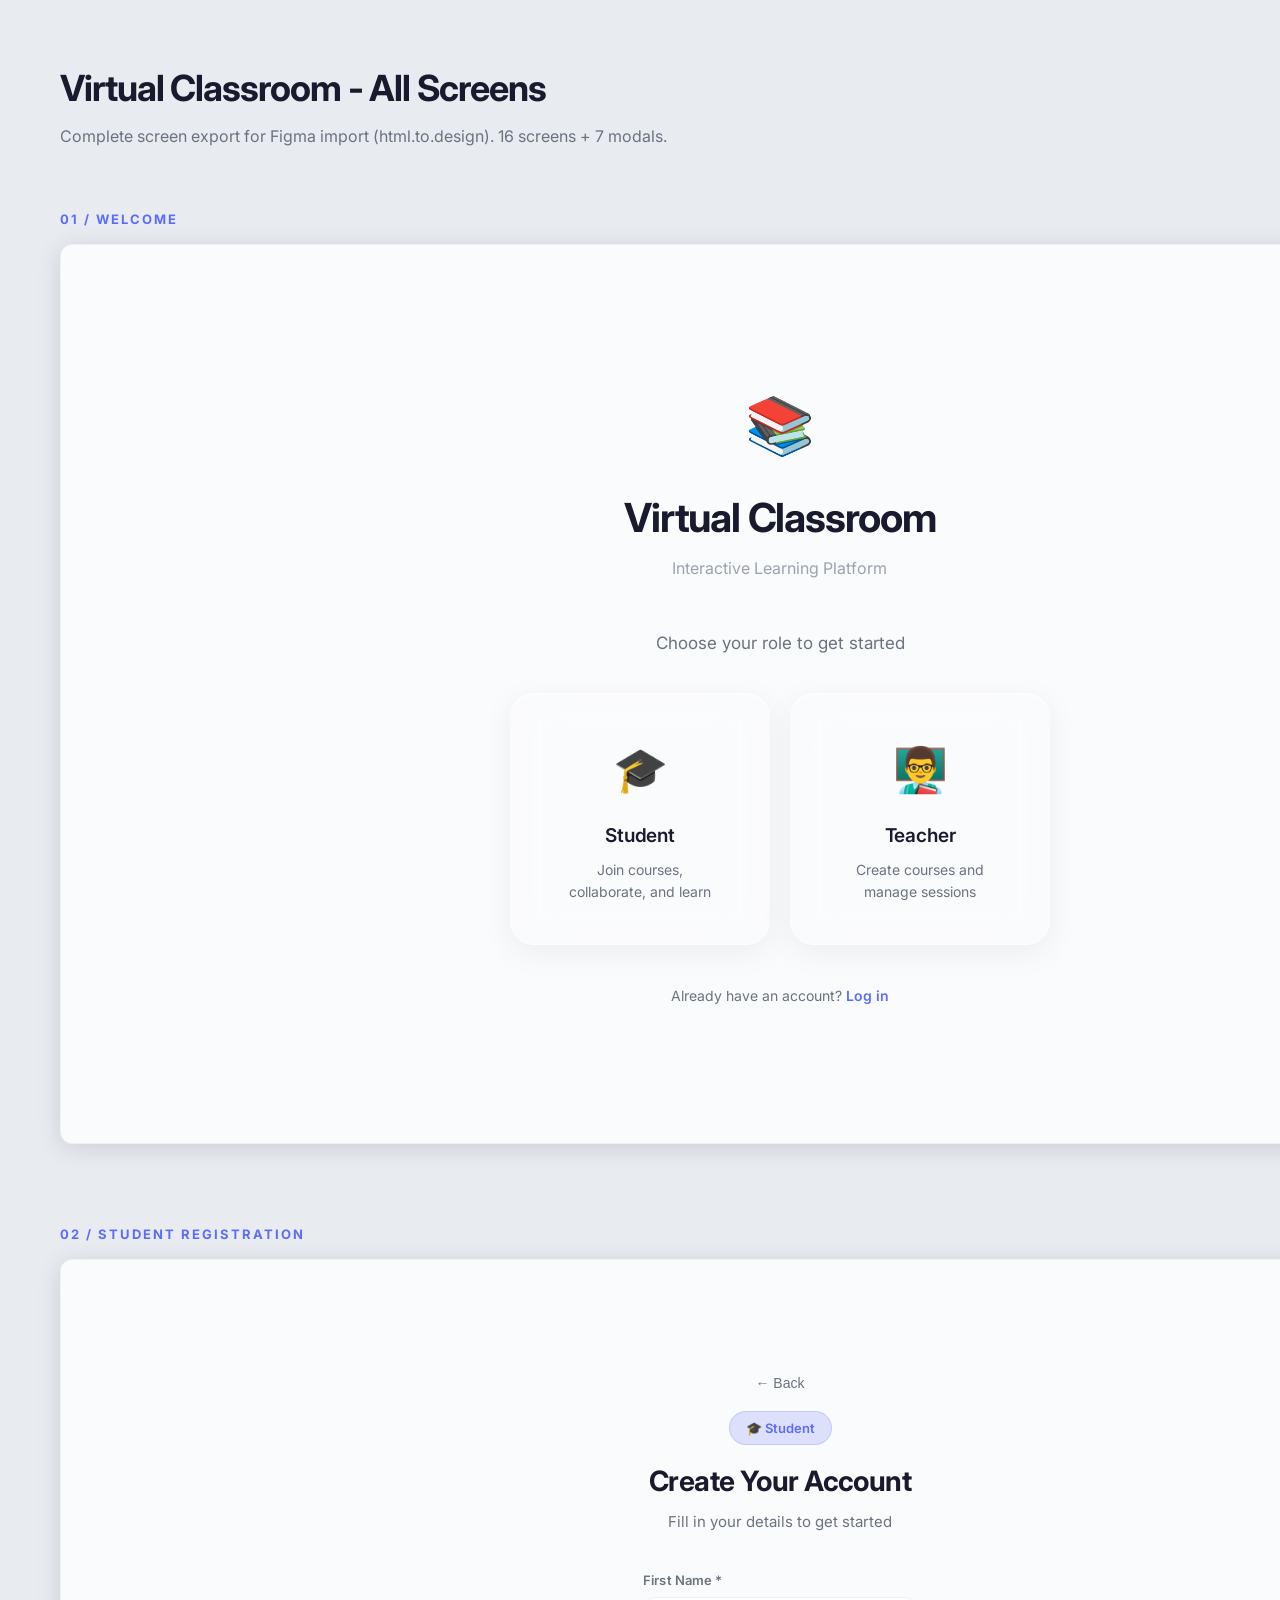
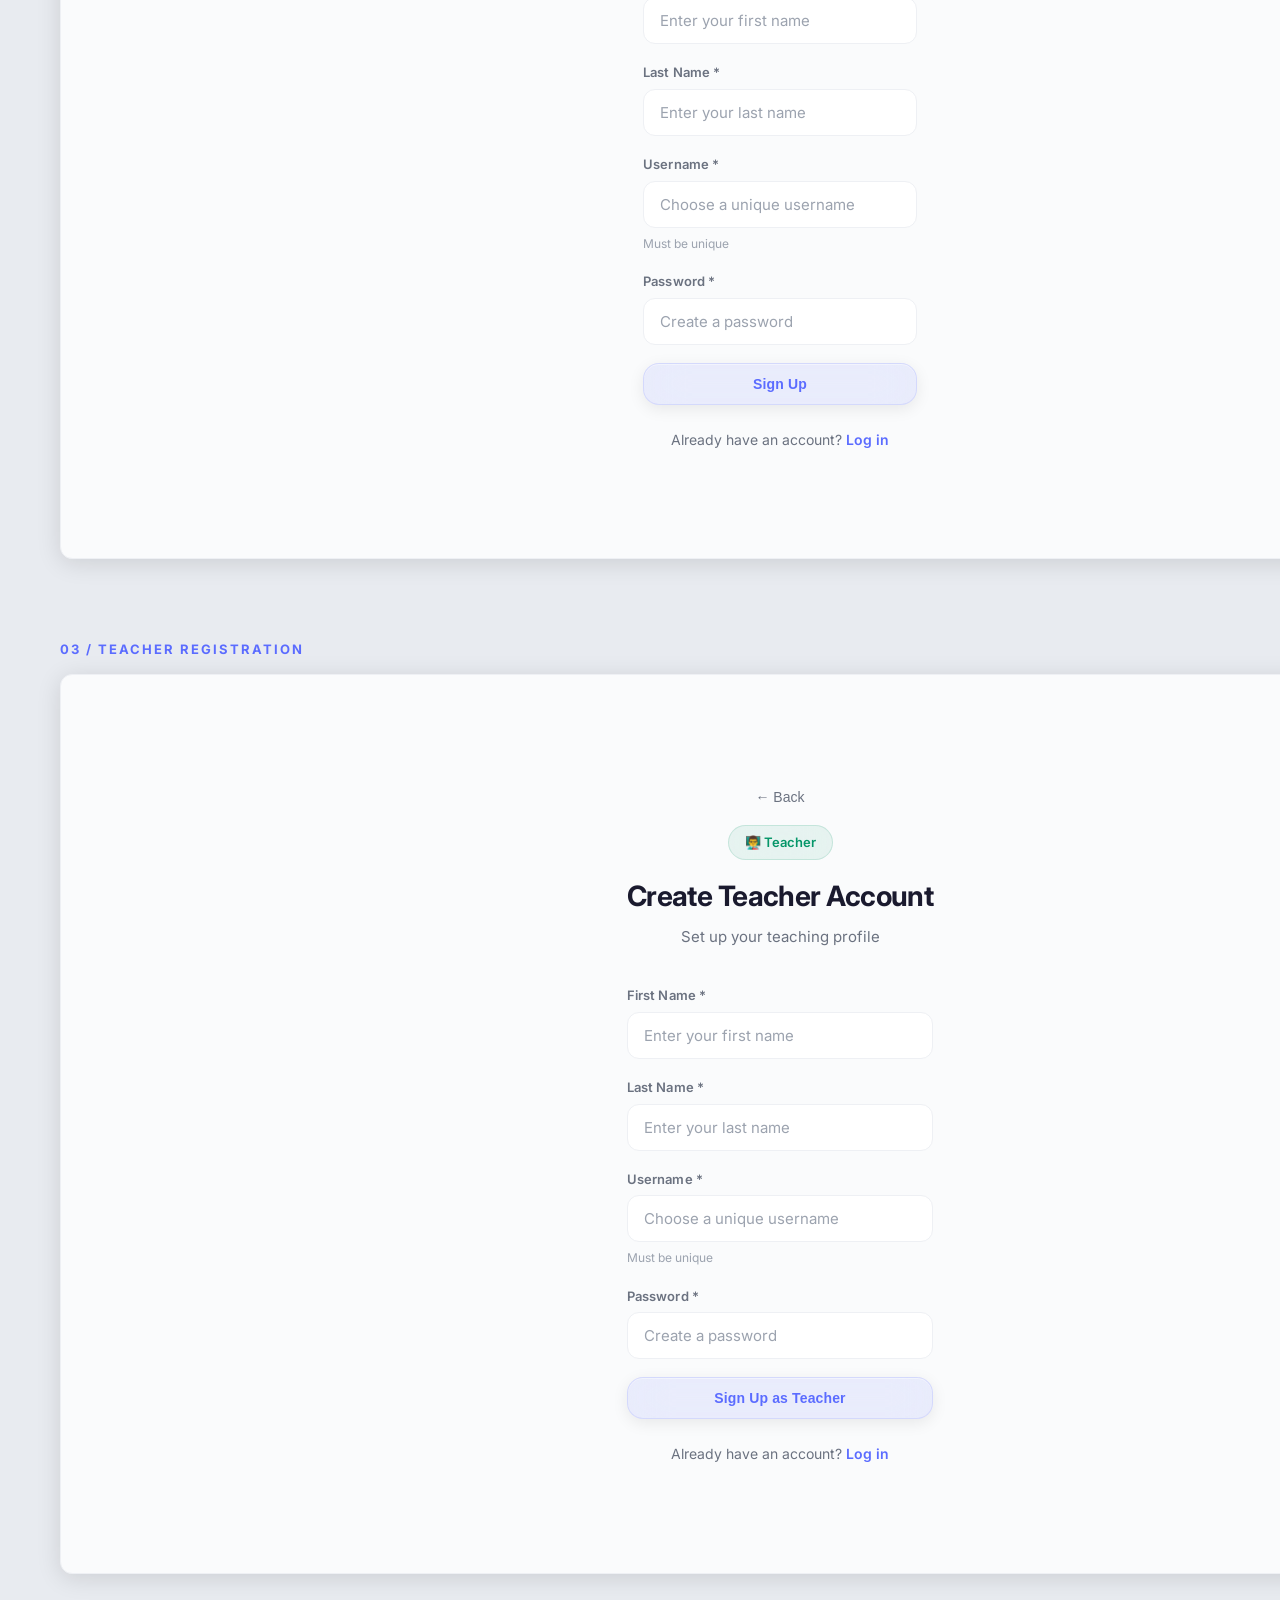
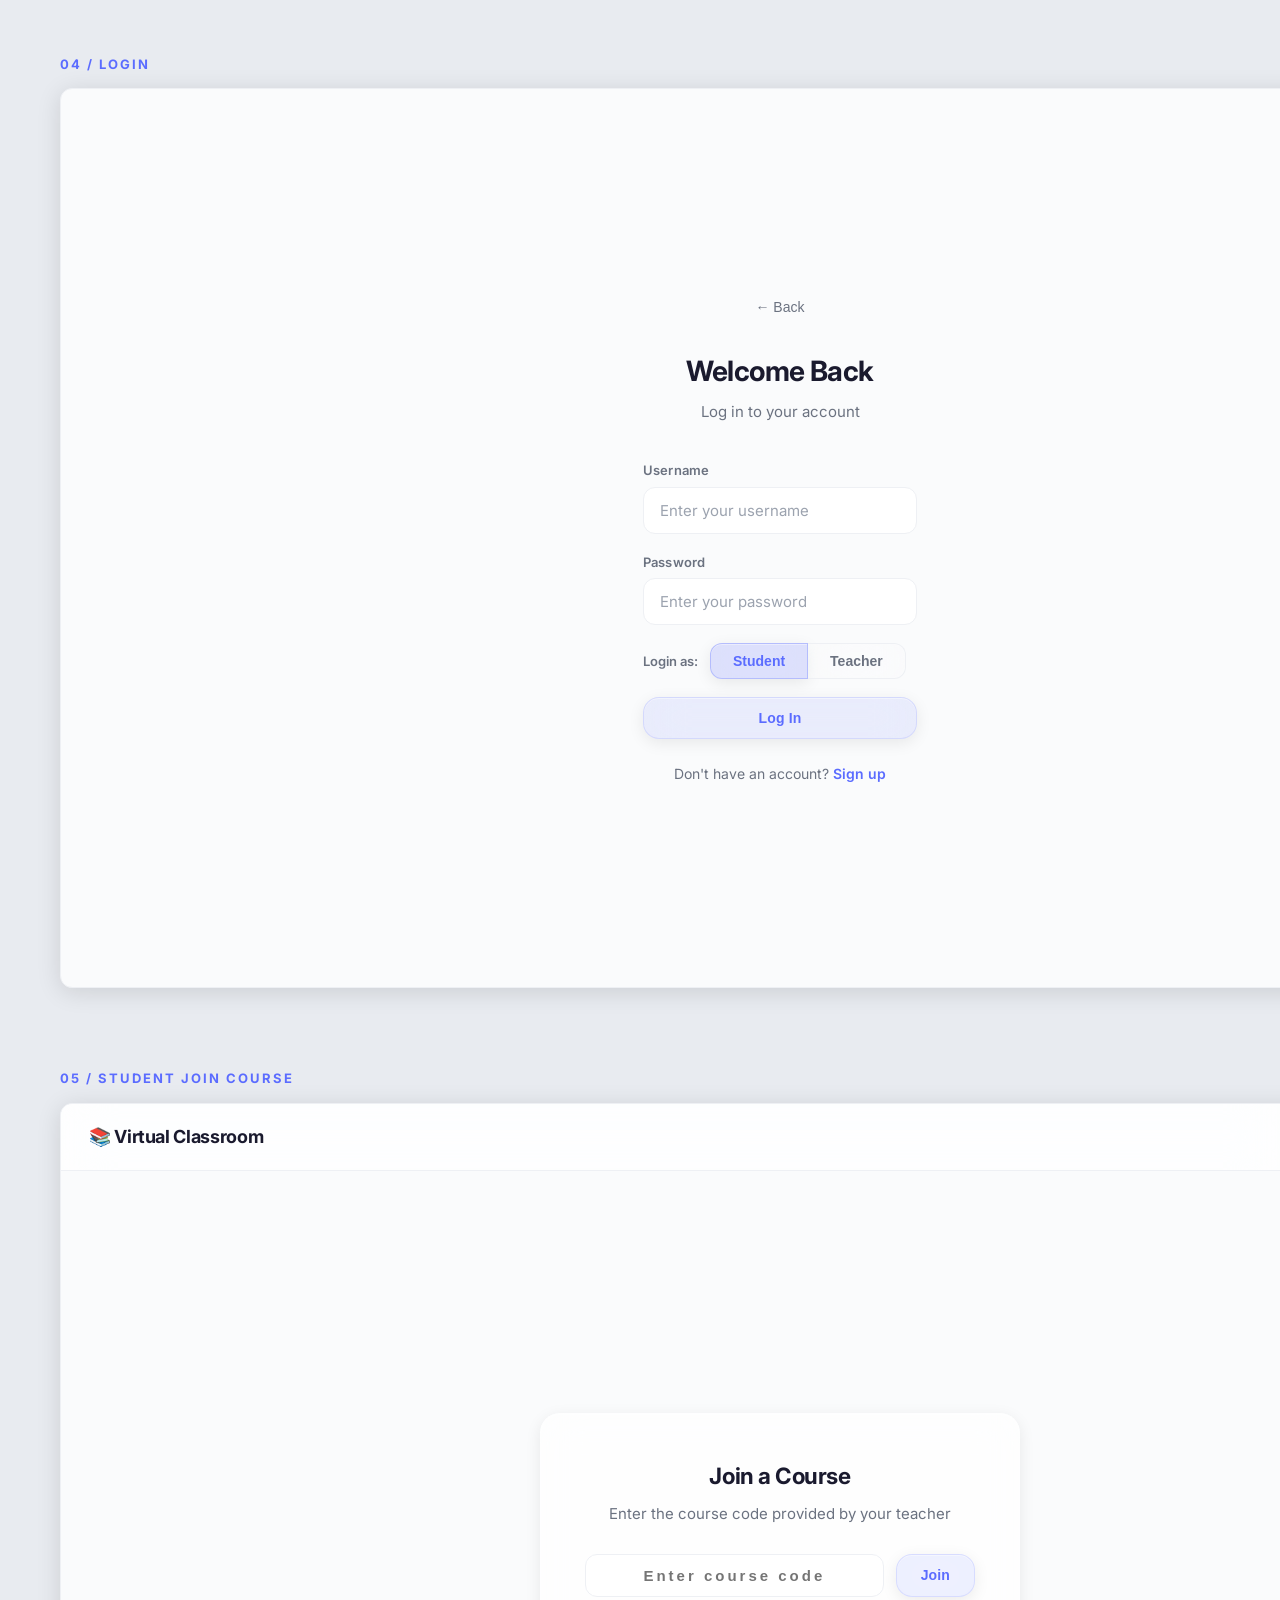
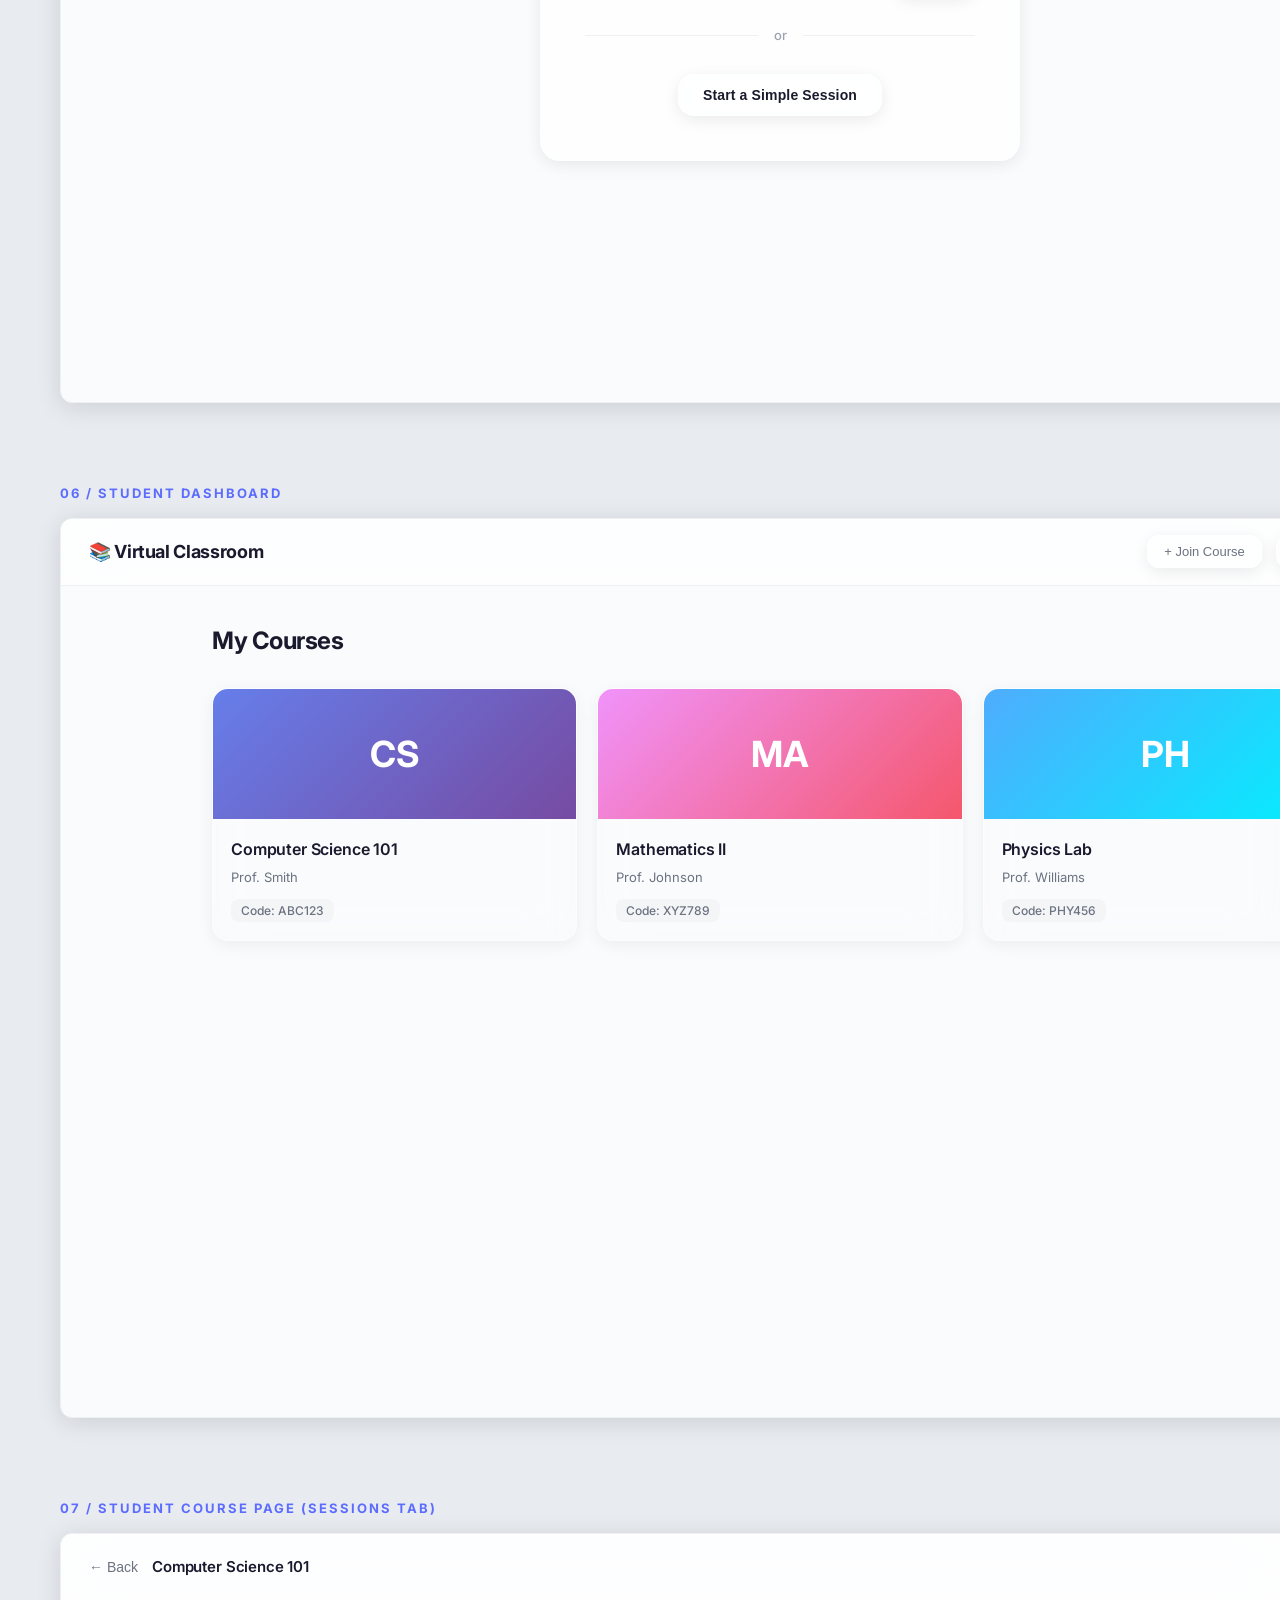
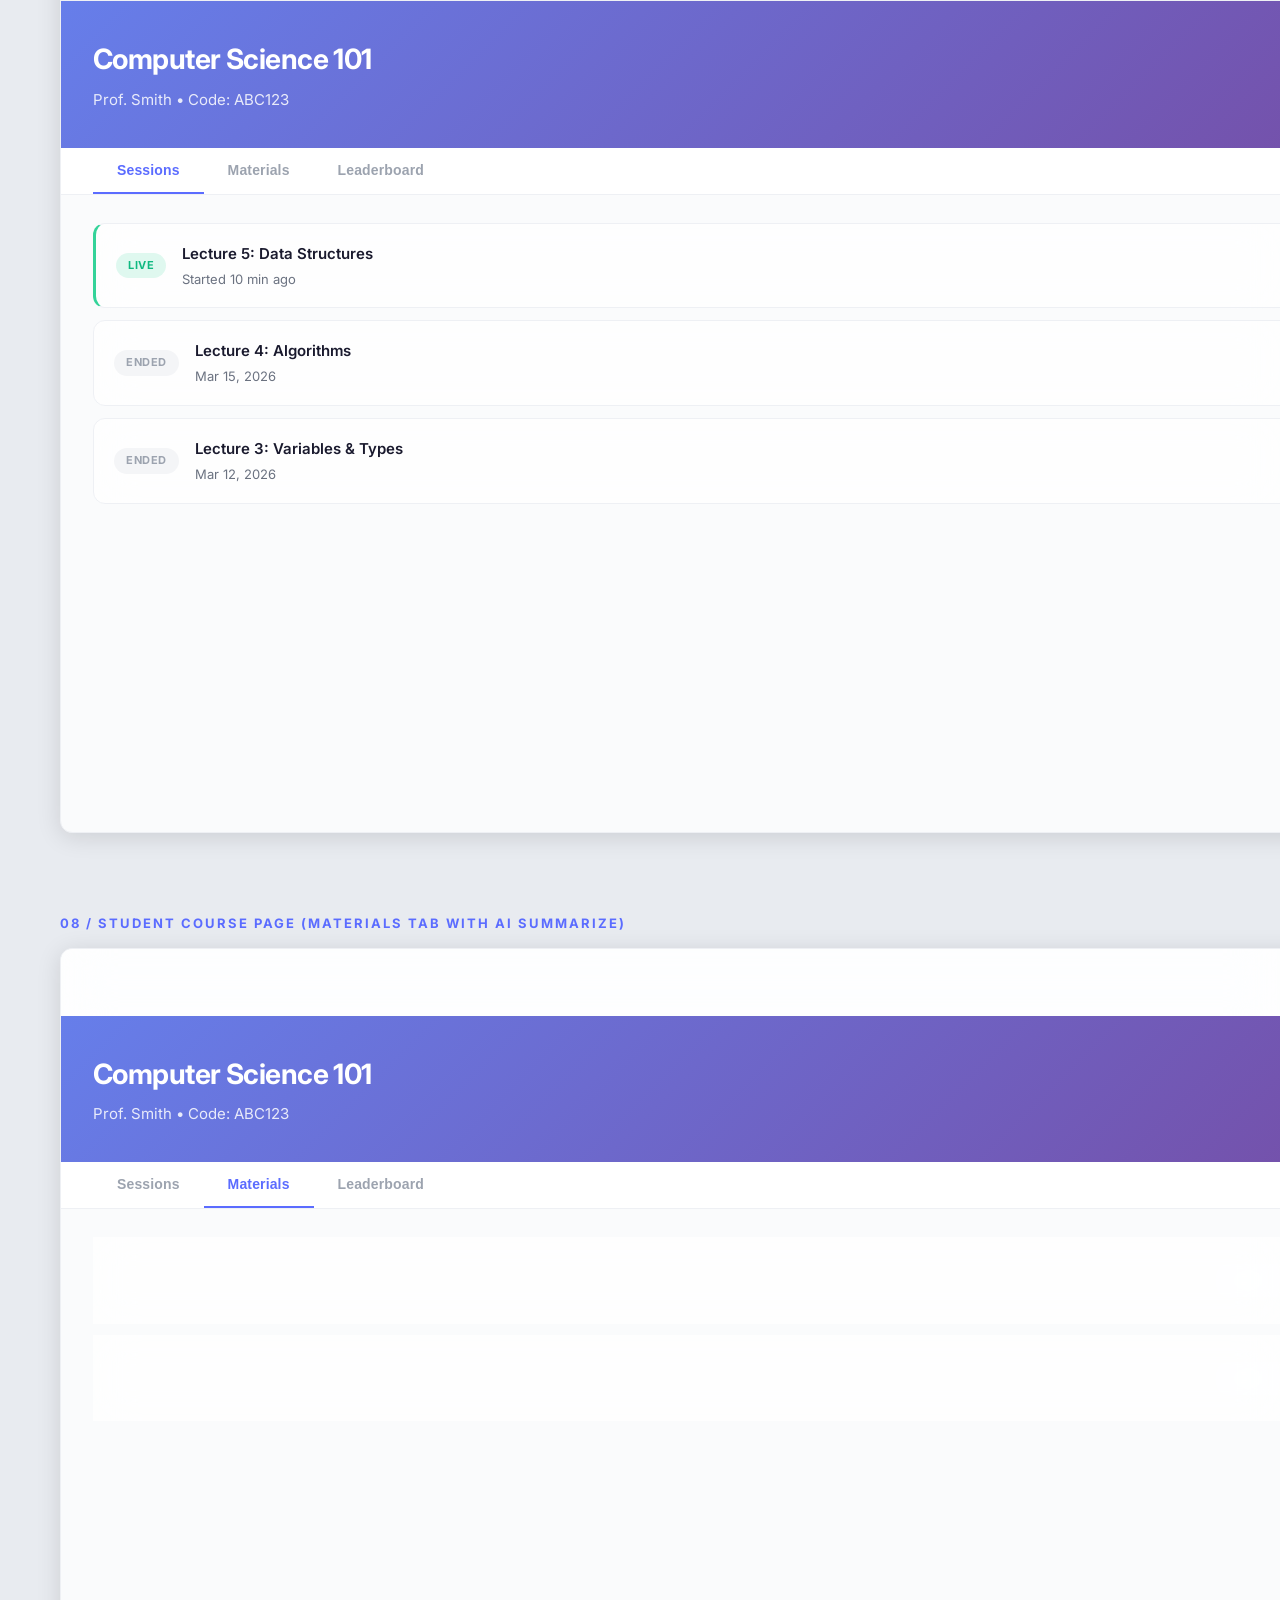
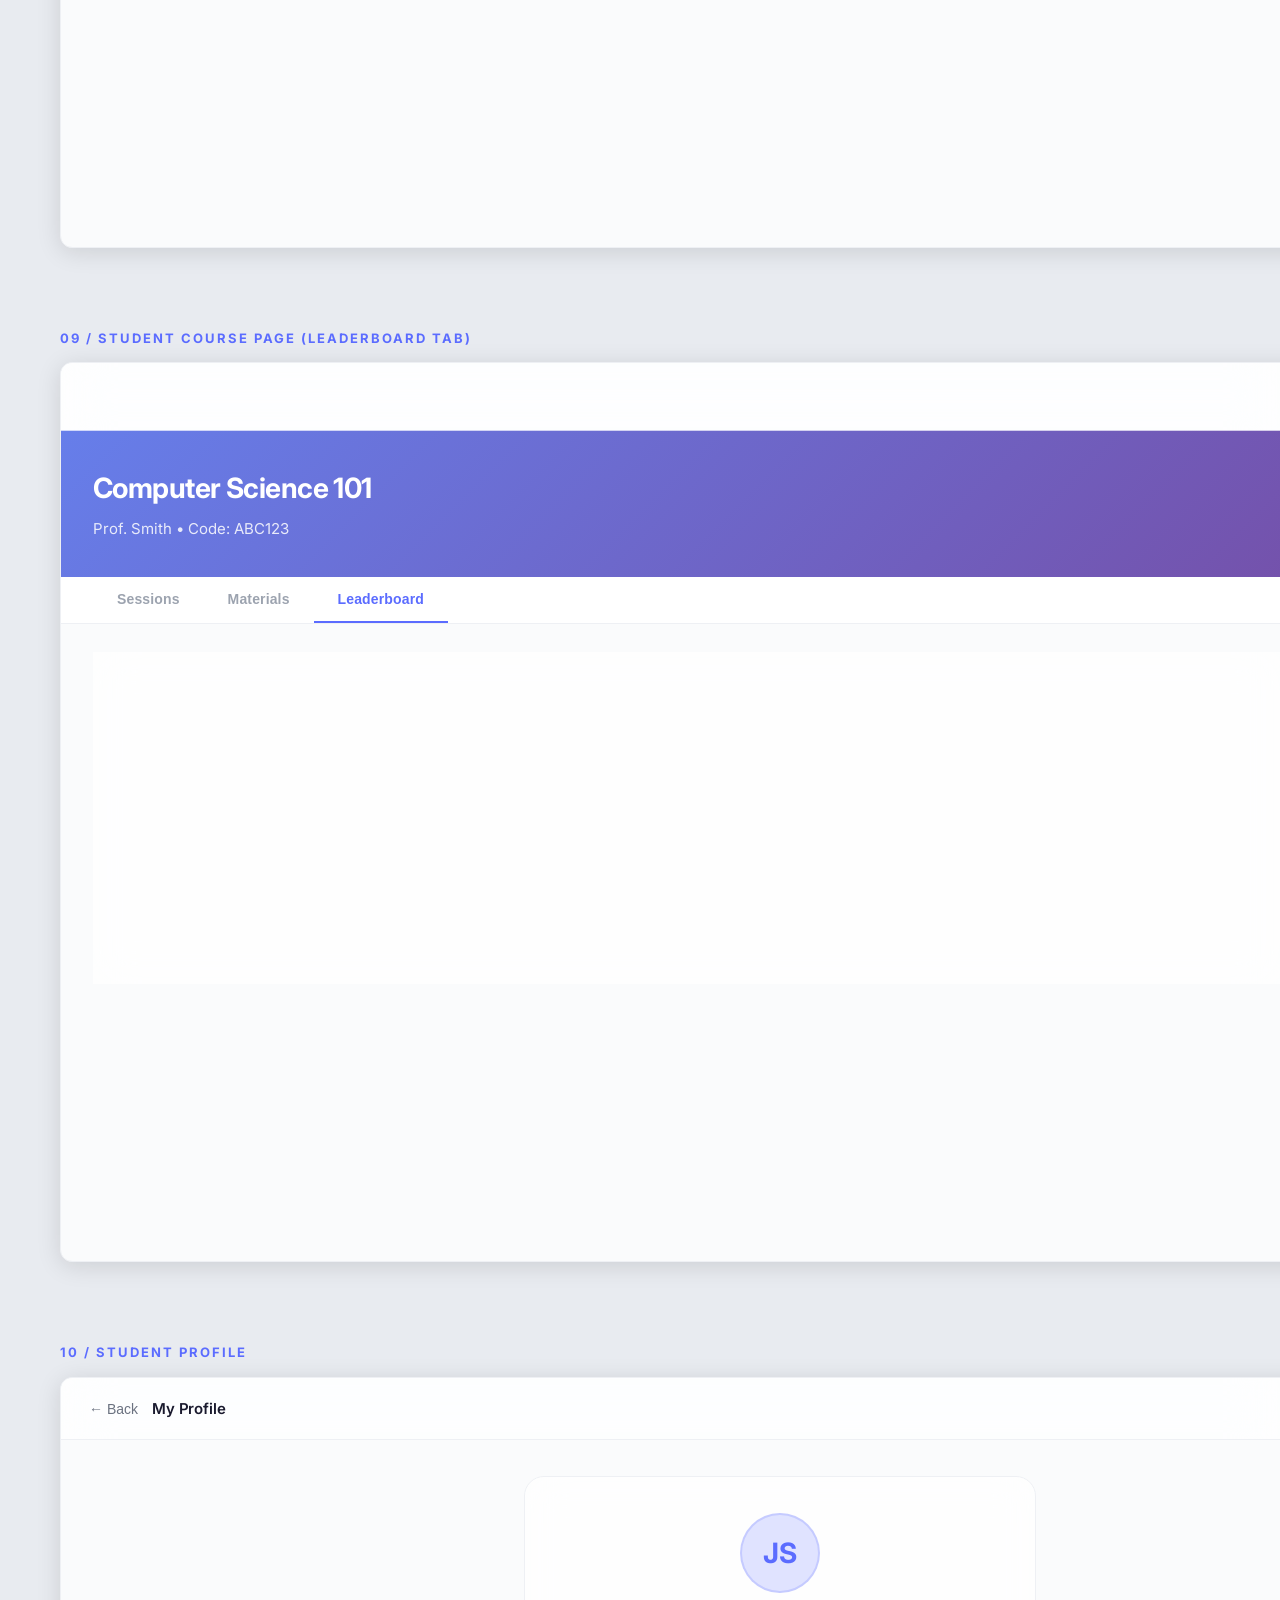
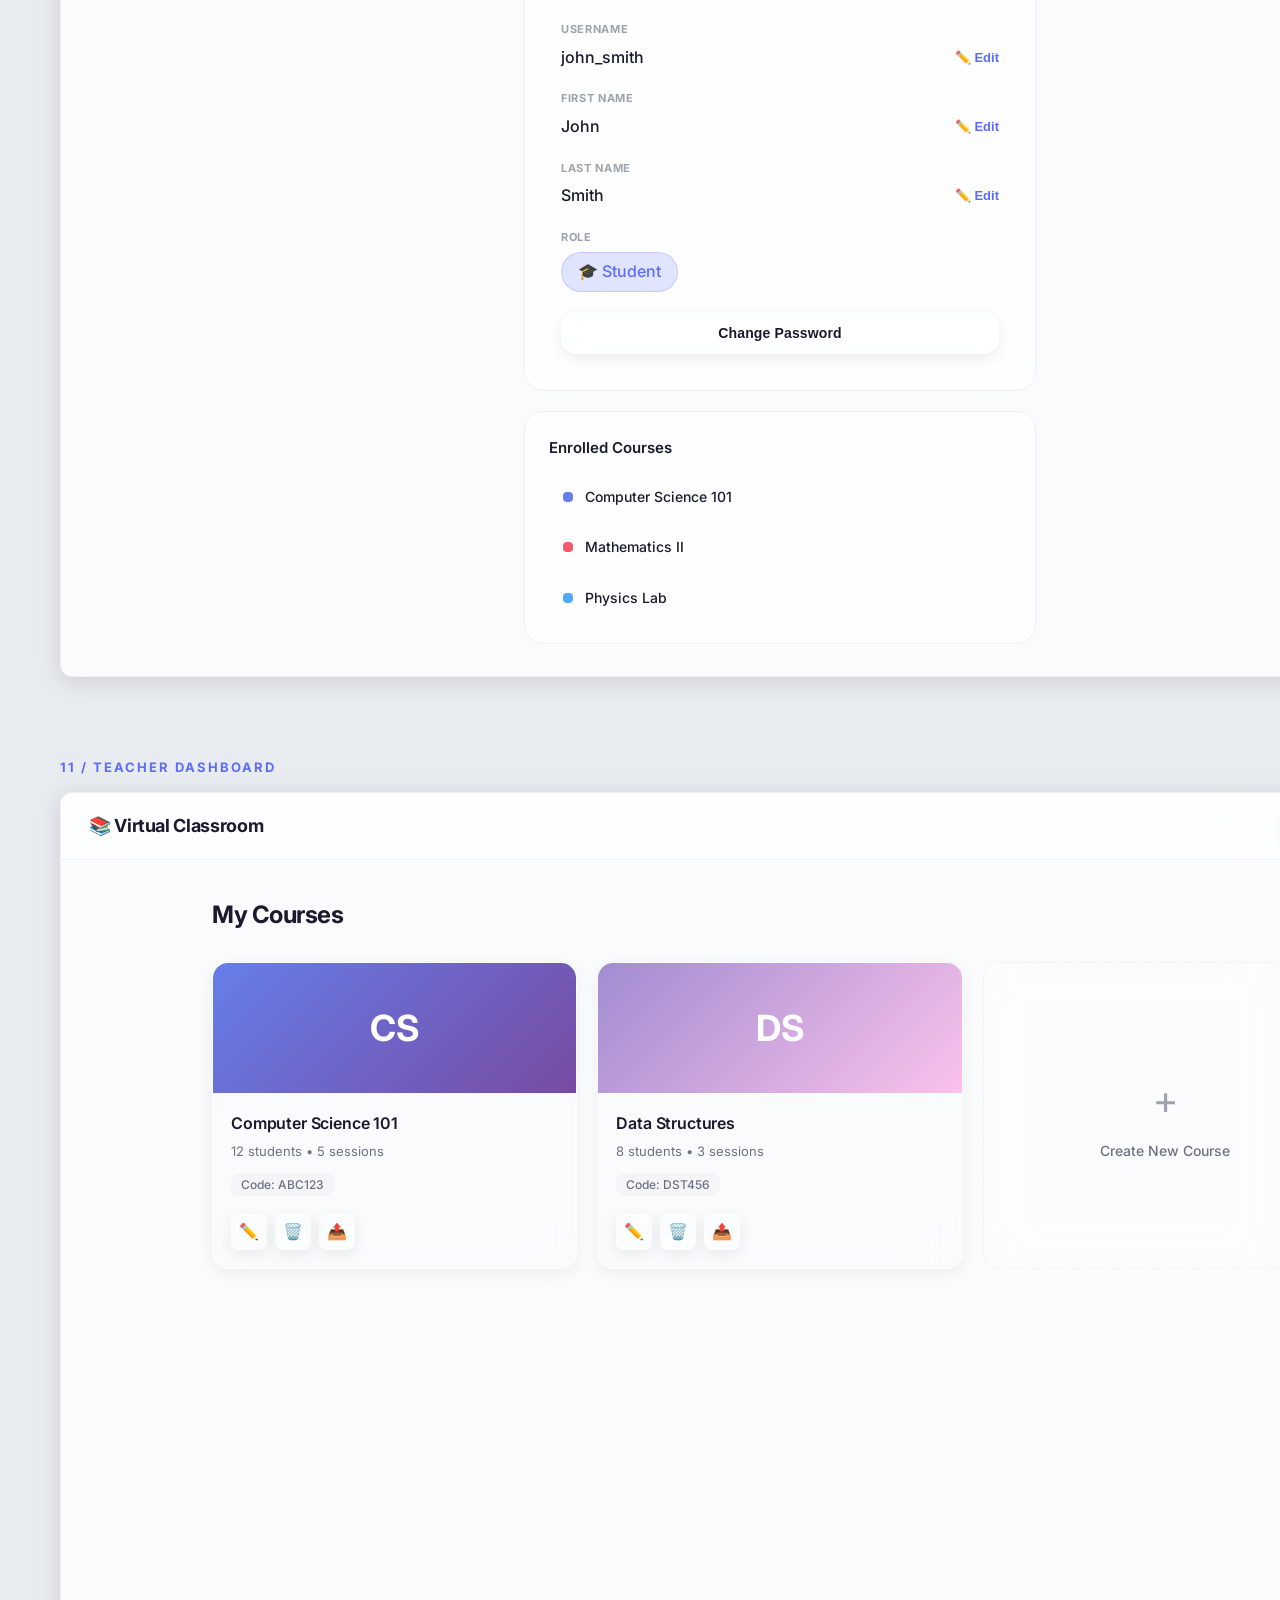
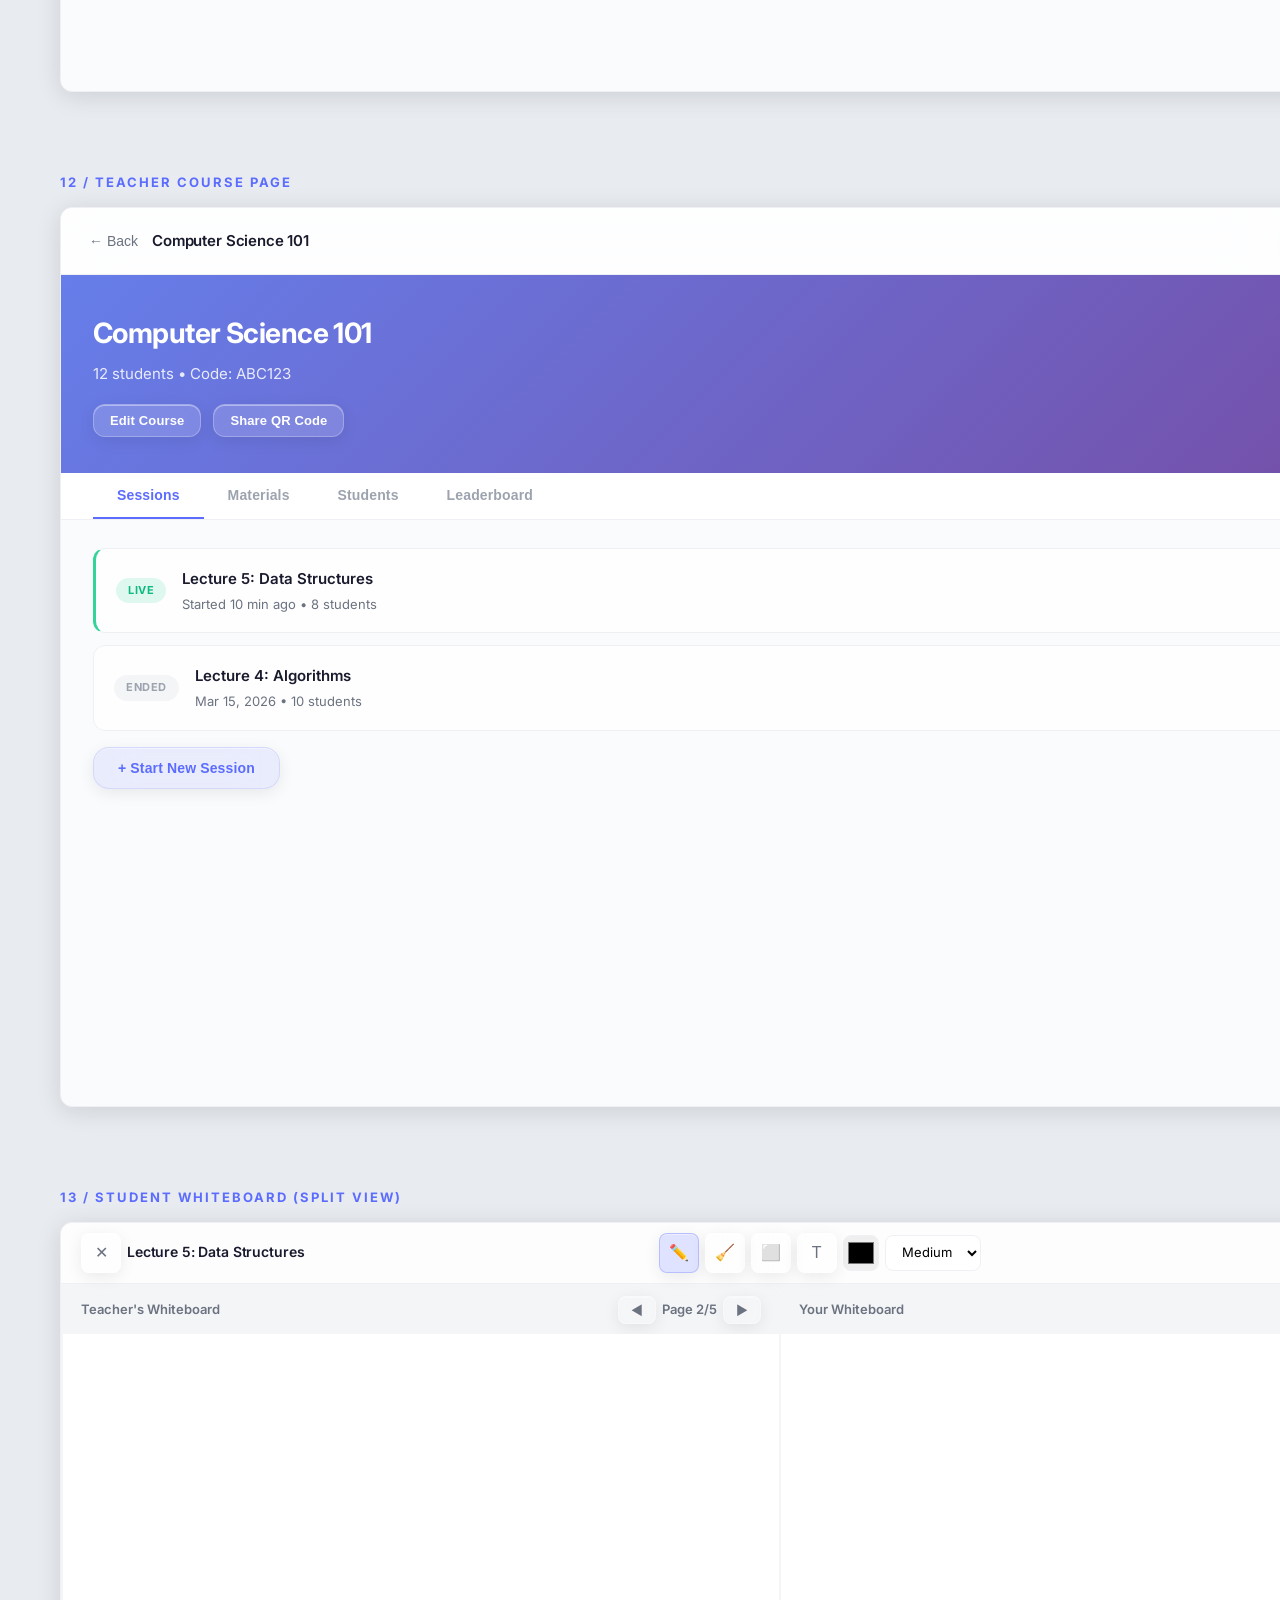
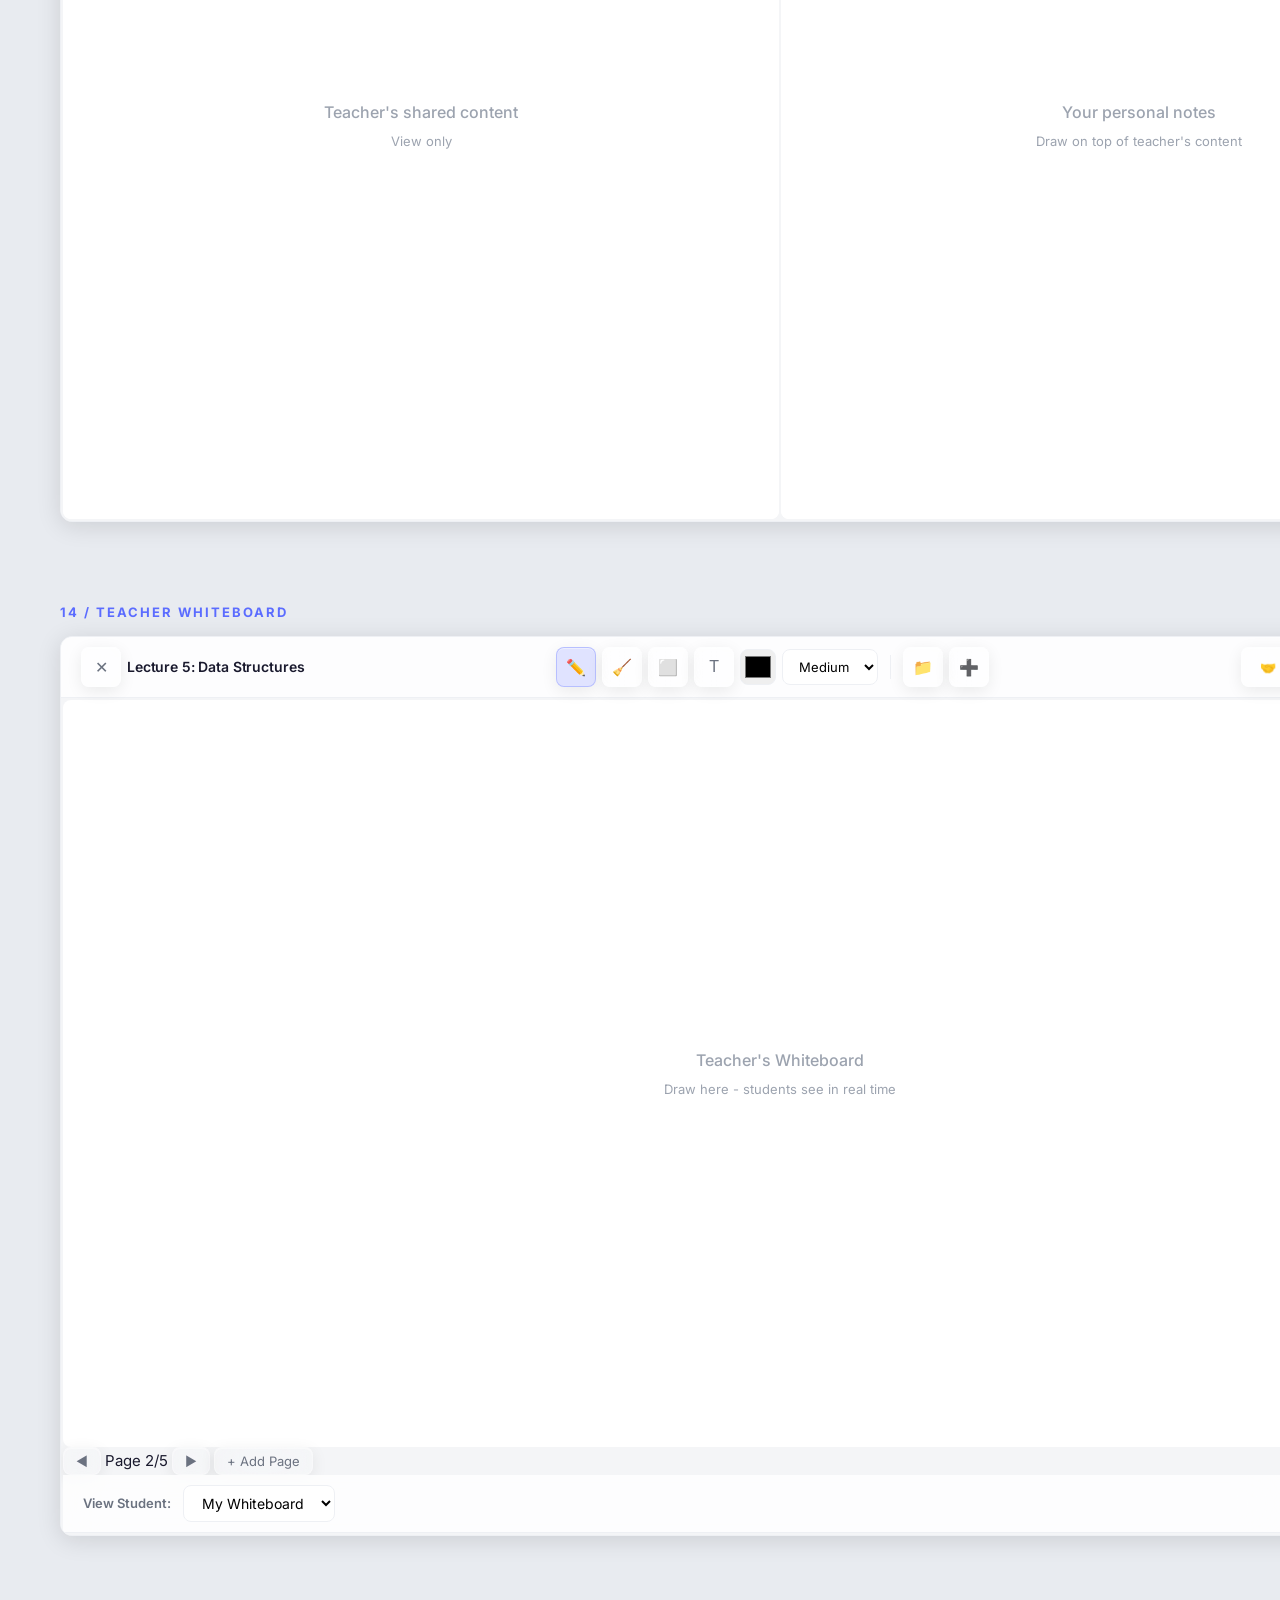
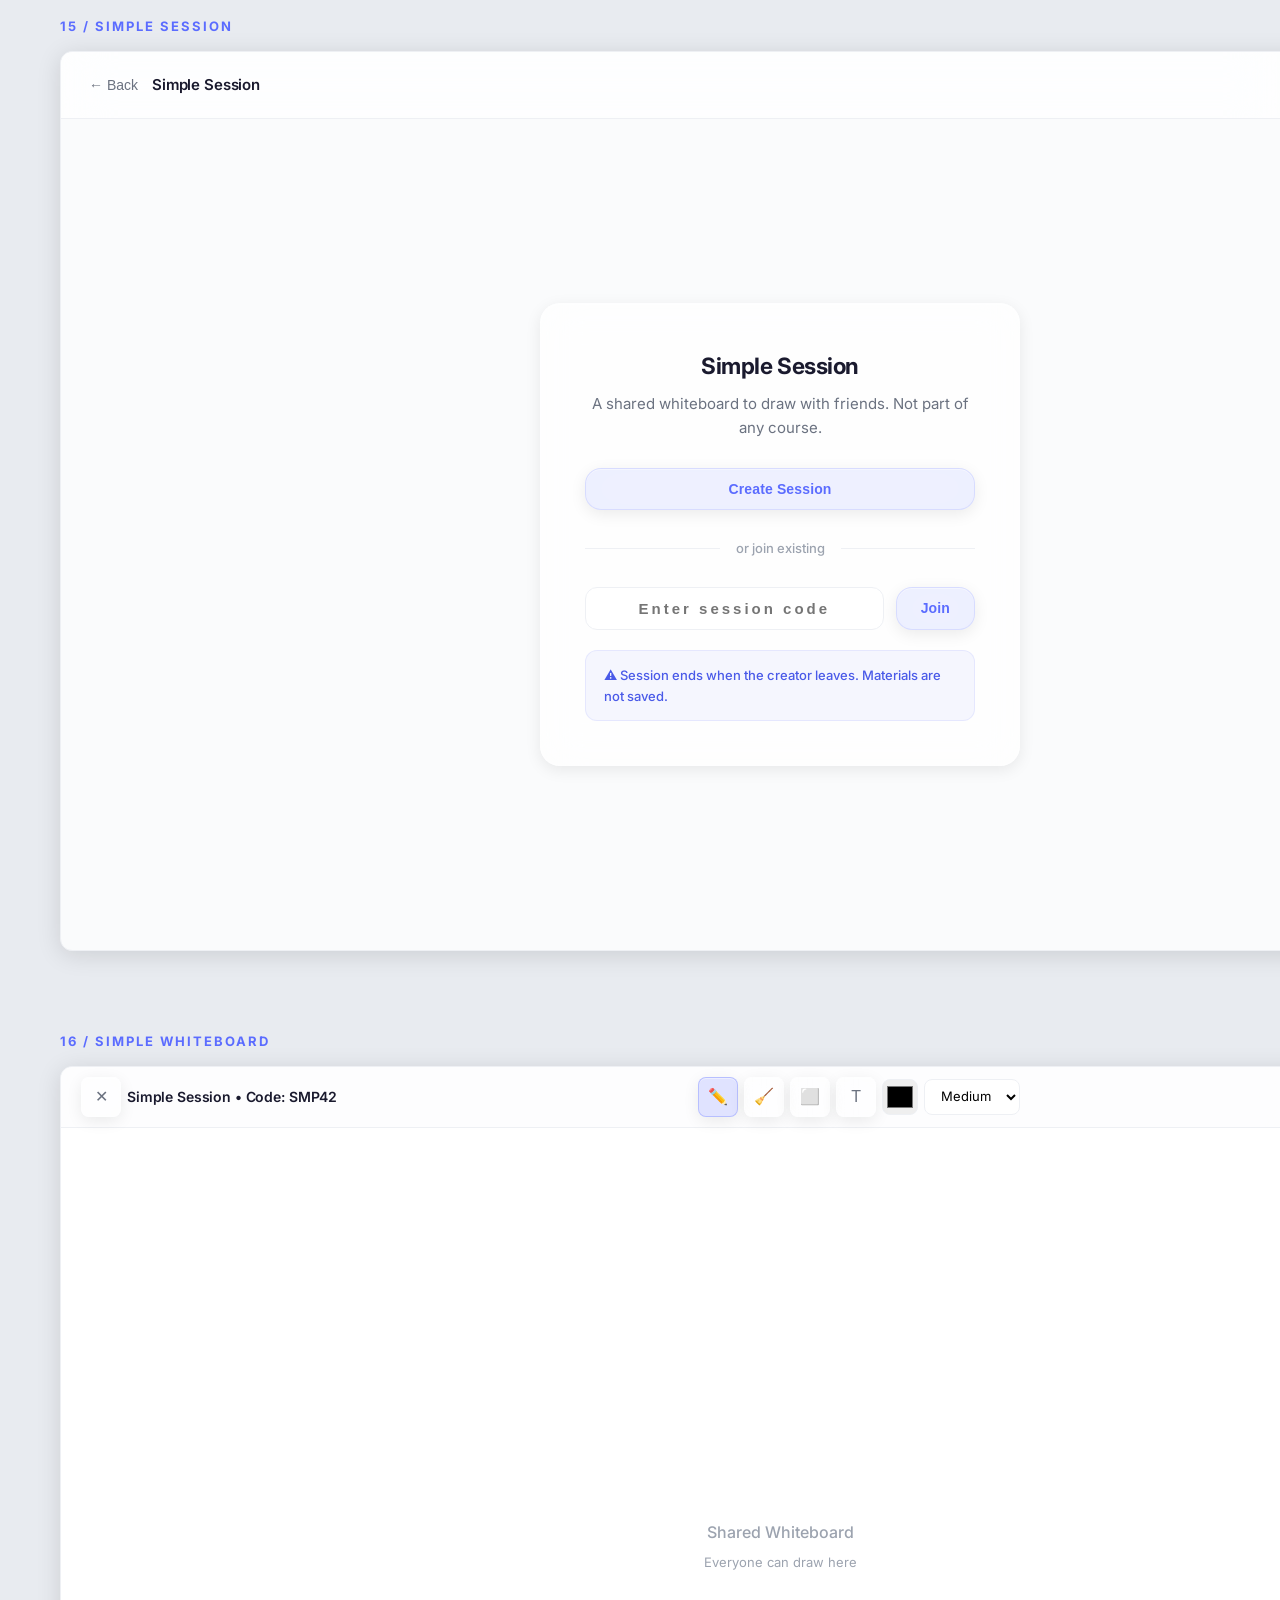
<file: all-screens.html>
<!DOCTYPE html>
<html lang="en">
<head>
  <meta charset="UTF-8">
  <meta name="viewport" content="width=device-width, initial-scale=1.0">
  <title>Virtual Classroom - All Screens Export</title>
  <link rel="stylesheet" href="styles.css">
  <style>
    /* Override base styles for export view */
    html, body {
      overflow: auto !important;
      height: auto !important;
      background: #E8EBF0;
    }
    #app { display: none; }

    .export-page {
      padding: 60px;
      min-height: 100vh;
    }
    .export-title {
      font-size: 36px;
      font-weight: 700;
      color: var(--text);
      letter-spacing: -0.03em;
      margin-bottom: 6px;
    }
    .export-subtitle {
      font-size: 16px;
      color: var(--text-secondary);
      margin-bottom: 60px;
    }
    .screen-section {
      margin-bottom: 80px;
    }
    .screen-label {
      font-size: 13px;
      font-weight: 700;
      text-transform: uppercase;
      letter-spacing: 2px;
      color: var(--primary);
      margin-bottom: 14px;
    }
    .screen-frame {
      width: 1440px;
      height: 900px;
      background: var(--bg);
      border-radius: 12px;
      overflow: hidden;
      box-shadow: 0 4px 24px rgba(0, 0, 0, 0.12);
      position: relative;
      border: 1px solid var(--border);
    }
    .screen-frame .screen-inner {
      width: 100%;
      height: 100%;
      display: flex;
      flex-direction: column;
    }

    /* Modal cards: displayed inline without overlay */
    .modal-section {
      margin-bottom: 60px;
    }
    .modal-frame {
      display: inline-block;
      background: var(--bg);
      border-radius: 12px;
      overflow: hidden;
      box-shadow: 0 4px 24px rgba(0, 0, 0, 0.12);
      border: 1px solid var(--border);
      padding: 40px;
    }

    /* Override .screen styles inside frames */
    .screen-frame .top-nav {
      position: relative;
      z-index: 1;
    }

    /* Section dividers */
    .section-divider {
      margin: 80px 0 60px;
      padding-bottom: 20px;
      border-bottom: 2px solid var(--border);
    }
    .section-divider h2 {
      font-size: 24px;
      font-weight: 700;
      color: var(--text);
      letter-spacing: -0.02em;
    }
    .section-divider p {
      font-size: 14px;
      color: var(--text-secondary);
      margin-top: 4px;
    }

    /* Make tab-content visible in export frames */
    .screen-frame .tab-content.force-show {
      display: block !important;
    }

    /* Make chat panel visible when forced */
    .screen-frame .chat-panel.force-show {
      display: flex !important;
    }

    /* Make multimode indicator visible when forced */
    .screen-frame .multimode-indicator.force-show {
      display: block !important;
    }

    /* Make error messages visible when forced */
    .screen-frame .error-msg.force-show {
      display: block !important;
    }

    /* Make award points button visible when forced */
    .screen-frame .btn.force-show {
      display: inline-flex !important;
    }
  </style>
</head>
<body>
  <div class="export-page">
    <h1 class="export-title">Virtual Classroom - All Screens</h1>
    <p class="export-subtitle">Complete screen export for Figma import (html.to.design). 16 screens + 7 modals.</p>

    <!-- ======================== SCREEN 1: WELCOME ======================== -->
    <div class="screen-section">
      <div class="screen-label">01 / Welcome</div>
      <div class="screen-frame">
        <div class="screen-inner">
          <div class="welcome-container">
            <div class="logo">
              <div class="logo-icon">📚</div>
              <h1>Virtual Classroom</h1>
              <p class="subtitle">Interactive Learning Platform</p>
            </div>
            <p class="welcome-text">Choose your role to get started</p>
            <div class="role-cards">
              <div class="role-card">
                <div class="role-icon">🎓</div>
                <h3>Student</h3>
                <p>Join courses, collaborate, and learn</p>
              </div>
              <div class="role-card">
                <div class="role-icon">👨‍🏫</div>
                <h3>Teacher</h3>
                <p>Create courses and manage sessions</p>
              </div>
            </div>
            <p class="login-link">Already have an account? <a href="#">Log in</a></p>
          </div>
        </div>
      </div>
    </div>

    <!-- ======================== SCREEN 2: STUDENT REGISTRATION ======================== -->
    <div class="screen-section">
      <div class="screen-label">02 / Student Registration</div>
      <div class="screen-frame">
        <div class="screen-inner">
          <div class="auth-container">
            <button class="back-btn">← Back</button>
            <div class="auth-header">
              <div class="role-badge student">🎓 Student</div>
              <h2>Create Your Account</h2>
              <p>Fill in your details to get started</p>
            </div>
            <form class="auth-form" onsubmit="event.preventDefault()">
              <div class="form-group">
                <label>First Name *</label>
                <input type="text" placeholder="Enter your first name">
              </div>
              <div class="form-group">
                <label>Last Name *</label>
                <input type="text" placeholder="Enter your last name">
              </div>
              <div class="form-group">
                <label>Username *</label>
                <input type="text" placeholder="Choose a unique username">
                <span class="field-hint">Must be unique</span>
              </div>
              <div class="form-group">
                <label>Password *</label>
                <input type="password" placeholder="Create a password">
              </div>
              <button type="button" class="btn btn-primary btn-full">Sign Up</button>
            </form>
            <p class="auth-switch">Already have an account? <a href="#">Log in</a></p>
          </div>
        </div>
      </div>
    </div>

    <!-- ======================== SCREEN 3: TEACHER REGISTRATION ======================== -->
    <div class="screen-section">
      <div class="screen-label">03 / Teacher Registration</div>
      <div class="screen-frame">
        <div class="screen-inner">
          <div class="auth-container">
            <button class="back-btn">← Back</button>
            <div class="auth-header">
              <div class="role-badge teacher">👨‍🏫 Teacher</div>
              <h2>Create Teacher Account</h2>
              <p>Set up your teaching profile</p>
            </div>
            <form class="auth-form" onsubmit="event.preventDefault()">
              <div class="form-group">
                <label>First Name *</label>
                <input type="text" placeholder="Enter your first name">
              </div>
              <div class="form-group">
                <label>Last Name *</label>
                <input type="text" placeholder="Enter your last name">
              </div>
              <div class="form-group">
                <label>Username *</label>
                <input type="text" placeholder="Choose a unique username">
                <span class="field-hint">Must be unique</span>
              </div>
              <div class="form-group">
                <label>Password *</label>
                <input type="password" placeholder="Create a password">
              </div>
              <button type="button" class="btn btn-primary btn-full">Sign Up as Teacher</button>
            </form>
            <p class="auth-switch">Already have an account? <a href="#">Log in</a></p>
          </div>
        </div>
      </div>
    </div>

    <!-- ======================== SCREEN 4: LOGIN ======================== -->
    <div class="screen-section">
      <div class="screen-label">04 / Login</div>
      <div class="screen-frame">
        <div class="screen-inner">
          <div class="auth-container">
            <button class="back-btn">← Back</button>
            <div class="auth-header">
              <h2>Welcome Back</h2>
              <p>Log in to your account</p>
            </div>
            <form class="auth-form" onsubmit="event.preventDefault()">
              <div class="form-group">
                <label>Username</label>
                <input type="text" placeholder="Enter your username">
              </div>
              <div class="form-group">
                <label>Password</label>
                <input type="password" placeholder="Enter your password">
              </div>
              <div class="login-role-toggle">
                <label class="toggle-label">Login as:</label>
                <div class="toggle-group">
                  <button type="button" class="toggle-btn active">Student</button>
                  <button type="button" class="toggle-btn">Teacher</button>
                </div>
              </div>
              <button type="button" class="btn btn-primary btn-full">Log In</button>
            </form>
            <p class="auth-switch">Don't have an account? <a href="#">Sign up</a></p>
          </div>
        </div>
      </div>
    </div>

    <!-- ======================== SCREEN 5: STUDENT JOIN COURSE ======================== -->
    <div class="screen-section">
      <div class="screen-label">05 / Student Join Course</div>
      <div class="screen-frame">
        <div class="screen-inner">
          <nav class="top-nav">
            <div class="nav-left">
              <div class="logo-small">📚 Virtual Classroom</div>
            </div>
            <div class="nav-right">
              <button class="nav-btn" title="My Courses">📋 My Courses</button>
              <div class="profile-avatar">JS</div>
            </div>
          </nav>
          <div class="content-center">
            <div class="join-card">
              <h2>Join a Course</h2>
              <p>Enter the course code provided by your teacher</p>
              <div class="code-input-group">
                <input type="text" class="code-input" placeholder="Enter course code" maxlength="8">
                <button class="btn btn-primary">Join</button>
              </div>
              <div class="divider"><span>or</span></div>
              <button class="btn btn-outline">Start a Simple Session</button>
            </div>
          </div>
        </div>
      </div>
    </div>

    <!-- ======================== SCREEN 6: STUDENT DASHBOARD ======================== -->
    <div class="screen-section">
      <div class="screen-label">06 / Student Dashboard</div>
      <div class="screen-frame">
        <div class="screen-inner">
          <nav class="top-nav">
            <div class="nav-left">
              <div class="logo-small">📚 Virtual Classroom</div>
            </div>
            <div class="nav-right">
              <button class="nav-btn">+ Join Course</button>
              <button class="nav-btn">⚡ Simple Session</button>
              <div class="profile-avatar">JS</div>
            </div>
          </nav>
          <div class="dashboard-content">
            <h2>My Courses</h2>
            <div class="course-grid">
              <div class="course-card">
                <div class="course-img" style="background: linear-gradient(135deg, #667eea, #764ba2)">
                  <span>CS</span>
                </div>
                <div class="course-info">
                  <h3>Computer Science 101</h3>
                  <p>Prof. Smith</p>
                  <span class="course-code">Code: ABC123</span>
                </div>
              </div>
              <div class="course-card">
                <div class="course-img" style="background: linear-gradient(135deg, #f093fb, #f5576c)">
                  <span>MA</span>
                </div>
                <div class="course-info">
                  <h3>Mathematics II</h3>
                  <p>Prof. Johnson</p>
                  <span class="course-code">Code: XYZ789</span>
                </div>
              </div>
              <div class="course-card">
                <div class="course-img" style="background: linear-gradient(135deg, #4facfe, #00f2fe)">
                  <span>PH</span>
                </div>
                <div class="course-info">
                  <h3>Physics Lab</h3>
                  <p>Prof. Williams</p>
                  <span class="course-code">Code: PHY456</span>
                </div>
              </div>
            </div>
          </div>
        </div>
      </div>
    </div>

    <!-- ======================== SCREEN 7: STUDENT COURSE PAGE (Sessions Tab) ======================== -->
    <div class="screen-section">
      <div class="screen-label">07 / Student Course Page (Sessions Tab)</div>
      <div class="screen-frame">
        <div class="screen-inner">
          <nav class="top-nav">
            <div class="nav-left">
              <button class="back-btn-nav">← Back</button>
              <span class="course-title-nav">Computer Science 101</span>
            </div>
            <div class="nav-right">
              <div class="profile-avatar">JS</div>
            </div>
          </nav>
          <div class="course-page">
            <div class="course-header-banner" style="background: linear-gradient(135deg, #667eea, #764ba2)">
              <h2>Computer Science 101</h2>
              <p>Prof. Smith &bull; Code: ABC123</p>
            </div>
            <div class="course-tabs">
              <button class="tab active">Sessions</button>
              <button class="tab">Materials</button>
              <button class="tab">Leaderboard</button>
            </div>
            <div class="tab-content force-show">
              <div class="session-list">
                <div class="session-item active-session">
                  <div class="session-status live">LIVE</div>
                  <div class="session-info">
                    <h4>Lecture 5: Data Structures</h4>
                    <p>Started 10 min ago</p>
                  </div>
                  <button class="btn btn-sm btn-primary">Join</button>
                </div>
                <div class="session-item">
                  <div class="session-status ended">Ended</div>
                  <div class="session-info">
                    <h4>Lecture 4: Algorithms</h4>
                    <p>Mar 15, 2026</p>
                  </div>
                  <button class="btn btn-sm btn-outline">View PDF</button>
                </div>
                <div class="session-item">
                  <div class="session-status ended">Ended</div>
                  <div class="session-info">
                    <h4>Lecture 3: Variables &amp; Types</h4>
                    <p>Mar 12, 2026</p>
                  </div>
                  <button class="btn btn-sm btn-outline">View PDF</button>
                </div>
              </div>
            </div>
          </div>
        </div>
      </div>
    </div>

    <!-- ======================== SCREEN 8: STUDENT COURSE PAGE (Materials Tab + AI Summarize) ======================== -->
    <div class="screen-section">
      <div class="screen-label">08 / Student Course Page (Materials Tab with AI Summarize)</div>
      <div class="screen-frame">
        <div class="screen-inner">
          <nav class="top-nav">
            <div class="nav-left">
              <button class="back-btn-nav">← Back</button>
              <span class="course-title-nav">Computer Science 101</span>
            </div>
            <div class="nav-right">
              <div class="profile-avatar">JS</div>
            </div>
          </nav>
          <div class="course-page">
            <div class="course-header-banner" style="background: linear-gradient(135deg, #667eea, #764ba2)">
              <h2>Computer Science 101</h2>
              <p>Prof. Smith &bull; Code: ABC123</p>
            </div>
            <div class="course-tabs">
              <button class="tab">Sessions</button>
              <button class="tab active">Materials</button>
              <button class="tab">Leaderboard</button>
            </div>
            <div class="tab-content force-show">
              <div class="materials-list">
                <div class="material-item">
                  <span class="material-icon">📄</span>
                  <div class="material-info">
                    <h4>Lecture 4 - Whiteboard.pdf</h4>
                    <p>Teacher's whiteboard &bull; Mar 15</p>
                  </div>
                  <div class="material-actions">
                    <button class="btn btn-sm btn-outline">Download</button>
                    <button class="btn btn-sm btn-accent">🤖 Summarize</button>
                  </div>
                </div>
                <div class="material-item">
                  <span class="material-icon">📄</span>
                  <div class="material-info">
                    <h4>Lecture 3 - Whiteboard.pdf</h4>
                    <p>Teacher's whiteboard &bull; Mar 12</p>
                  </div>
                  <div class="material-actions">
                    <button class="btn btn-sm btn-outline">Download</button>
                    <button class="btn btn-sm btn-accent">🤖 Summarize</button>
                  </div>
                </div>
              </div>
            </div>
          </div>
        </div>
      </div>
    </div>

    <!-- ======================== SCREEN 9: STUDENT COURSE PAGE (Leaderboard Tab) ======================== -->
    <div class="screen-section">
      <div class="screen-label">09 / Student Course Page (Leaderboard Tab)</div>
      <div class="screen-frame">
        <div class="screen-inner">
          <nav class="top-nav">
            <div class="nav-left">
              <button class="back-btn-nav">← Back</button>
              <span class="course-title-nav">Computer Science 101</span>
            </div>
            <div class="nav-right">
              <div class="profile-avatar">JS</div>
            </div>
          </nav>
          <div class="course-page">
            <div class="course-header-banner" style="background: linear-gradient(135deg, #667eea, #764ba2)">
              <h2>Computer Science 101</h2>
              <p>Prof. Smith &bull; Code: ABC123</p>
            </div>
            <div class="course-tabs">
              <button class="tab">Sessions</button>
              <button class="tab">Materials</button>
              <button class="tab active">Leaderboard</button>
            </div>
            <div class="tab-content force-show">
              <div class="leaderboard">
                <div class="leaderboard-header">
                  <span>Rank</span>
                  <span>Student</span>
                  <span>Points</span>
                </div>
                <div class="leaderboard-row gold">
                  <span class="rank">🥇 1</span>
                  <span class="name">Alice Chen</span>
                  <span class="points">245 pts</span>
                </div>
                <div class="leaderboard-row silver">
                  <span class="rank">🥈 2</span>
                  <span class="name">Bob Wilson</span>
                  <span class="points">210 pts</span>
                </div>
                <div class="leaderboard-row bronze">
                  <span class="rank">🥉 3</span>
                  <span class="name">John Smith (You)</span>
                  <span class="points">185 pts</span>
                </div>
                <div class="leaderboard-row">
                  <span class="rank">4</span>
                  <span class="name">Diana Ross</span>
                  <span class="points">160 pts</span>
                </div>
                <div class="leaderboard-row">
                  <span class="rank">5</span>
                  <span class="name">Eve Miller</span>
                  <span class="points">140 pts</span>
                </div>
              </div>
            </div>
          </div>
        </div>
      </div>
    </div>

    <!-- ======================== SCREEN 10: STUDENT PROFILE ======================== -->
    <div class="screen-section">
      <div class="screen-label">10 / Student Profile</div>
      <div class="screen-frame">
        <div class="screen-inner">
          <nav class="top-nav">
            <div class="nav-left">
              <button class="back-btn-nav">← Back</button>
              <span class="course-title-nav">My Profile</span>
            </div>
            <div class="nav-right">
              <button class="btn btn-sm btn-danger">Logout</button>
            </div>
          </nav>
          <div class="profile-page">
            <div class="profile-card">
              <div class="profile-avatar-large">JS</div>
              <div class="profile-details">
                <div class="profile-field">
                  <label>Username</label>
                  <div class="field-row">
                    <span>john_smith</span>
                    <button class="edit-btn">✏️ Edit</button>
                  </div>
                </div>
                <div class="profile-field">
                  <label>First Name</label>
                  <div class="field-row">
                    <span>John</span>
                    <button class="edit-btn">✏️ Edit</button>
                  </div>
                </div>
                <div class="profile-field">
                  <label>Last Name</label>
                  <div class="field-row">
                    <span>Smith</span>
                    <button class="edit-btn">✏️ Edit</button>
                  </div>
                </div>
                <div class="profile-field">
                  <label>Role</label>
                  <div class="field-row">
                    <span class="role-badge student">🎓 Student</span>
                  </div>
                </div>
                <button class="btn btn-outline btn-full">Change Password</button>
              </div>
            </div>
            <div class="profile-courses">
              <h3>Enrolled Courses</h3>
              <div class="mini-course-list">
                <div class="mini-course">
                  <div class="mini-dot" style="background: #667eea"></div>
                  <span>Computer Science 101</span>
                </div>
                <div class="mini-course">
                  <div class="mini-dot" style="background: #f5576c"></div>
                  <span>Mathematics II</span>
                </div>
                <div class="mini-course">
                  <div class="mini-dot" style="background: #4facfe"></div>
                  <span>Physics Lab</span>
                </div>
              </div>
            </div>
          </div>
        </div>
      </div>
    </div>

    <!-- ======================== SCREEN 11: TEACHER DASHBOARD ======================== -->
    <div class="screen-section">
      <div class="screen-label">11 / Teacher Dashboard</div>
      <div class="screen-frame">
        <div class="screen-inner">
          <nav class="top-nav">
            <div class="nav-left">
              <div class="logo-small">📚 Virtual Classroom</div>
            </div>
            <div class="nav-right">
              <button class="btn btn-sm btn-primary">+ Create Course</button>
              <div class="profile-avatar teacher-avatar">TS</div>
            </div>
          </nav>
          <div class="dashboard-content">
            <h2>My Courses</h2>
            <div class="course-grid">
              <div class="course-card teacher-card">
                <div class="course-img" style="background: linear-gradient(135deg, #667eea, #764ba2)">
                  <span>CS</span>
                </div>
                <div class="course-info">
                  <h3>Computer Science 101</h3>
                  <p>12 students &bull; 5 sessions</p>
                  <span class="course-code">Code: ABC123</span>
                </div>
                <div class="card-actions">
                  <button class="icon-btn" title="Edit">✏️</button>
                  <button class="icon-btn" title="Delete">🗑️</button>
                  <button class="icon-btn" title="Share QR">📤</button>
                </div>
              </div>
              <div class="course-card teacher-card">
                <div class="course-img" style="background: linear-gradient(135deg, #a18cd1, #fbc2eb)">
                  <span>DS</span>
                </div>
                <div class="course-info">
                  <h3>Data Structures</h3>
                  <p>8 students &bull; 3 sessions</p>
                  <span class="course-code">Code: DST456</span>
                </div>
                <div class="card-actions">
                  <button class="icon-btn" title="Edit">✏️</button>
                  <button class="icon-btn" title="Delete">🗑️</button>
                  <button class="icon-btn" title="Share QR">📤</button>
                </div>
              </div>
              <div class="course-card add-course-card">
                <div class="add-icon">+</div>
                <p>Create New Course</p>
              </div>
            </div>
          </div>
        </div>
      </div>
    </div>

    <!-- ======================== SCREEN 12: TEACHER COURSE PAGE ======================== -->
    <div class="screen-section">
      <div class="screen-label">12 / Teacher Course Page</div>
      <div class="screen-frame">
        <div class="screen-inner">
          <nav class="top-nav">
            <div class="nav-left">
              <button class="back-btn-nav">← Back</button>
              <span class="course-title-nav">Computer Science 101</span>
            </div>
            <div class="nav-right">
              <button class="btn btn-sm btn-primary">+ Start Session</button>
              <div class="profile-avatar teacher-avatar">TS</div>
            </div>
          </nav>
          <div class="course-page">
            <div class="course-header-banner" style="background: linear-gradient(135deg, #667eea, #764ba2)">
              <h2>Computer Science 101</h2>
              <p>12 students &bull; Code: ABC123</p>
              <div class="banner-actions">
                <button class="btn btn-sm btn-white">Edit Course</button>
                <button class="btn btn-sm btn-white">Share QR Code</button>
              </div>
            </div>
            <div class="course-tabs">
              <button class="tab active">Sessions</button>
              <button class="tab">Materials</button>
              <button class="tab">Students</button>
              <button class="tab">Leaderboard</button>
            </div>
            <div class="tab-content force-show">
              <div class="session-list">
                <div class="session-item active-session">
                  <div class="session-status live">LIVE</div>
                  <div class="session-info">
                    <h4>Lecture 5: Data Structures</h4>
                    <p>Started 10 min ago &bull; 8 students</p>
                  </div>
                  <button class="btn btn-sm btn-primary">Resume</button>
                </div>
                <div class="session-item">
                  <div class="session-status ended">Ended</div>
                  <div class="session-info">
                    <h4>Lecture 4: Algorithms</h4>
                    <p>Mar 15, 2026 &bull; 10 students</p>
                  </div>
                  <span class="pdf-badge">PDF saved</span>
                </div>
              </div>
              <button class="btn btn-primary" style="margin-top:16px">+ Start New Session</button>
            </div>
          </div>
        </div>
      </div>
    </div>

    <!-- ======================== SCREEN 13: STUDENT WHITEBOARD (Split View) ======================== -->
    <div class="screen-section">
      <div class="screen-label">13 / Student Whiteboard (Split View)</div>
      <div class="screen-frame">
        <div class="screen-inner">
          <div class="whiteboard-layout">
            <div class="whiteboard-toolbar">
              <div class="toolbar-left">
                <button class="tool-btn" title="Leave">✕</button>
                <span class="session-label">Lecture 5: Data Structures</span>
              </div>
              <div class="toolbar-center">
                <button class="tool-btn active" title="Pen">✏️</button>
                <button class="tool-btn" title="Eraser">🧹</button>
                <button class="tool-btn" title="Shapes">⬜</button>
                <button class="tool-btn" title="Text">T</button>
                <input type="color" class="color-picker" value="#000000">
                <select class="stroke-select">
                  <option>Thin</option>
                  <option selected>Medium</option>
                  <option>Thick</option>
                </select>
              </div>
              <div class="toolbar-right">
                <span class="participants-badge">👥 8 online</span>
                <button class="tool-btn chat-toggle" title="Chat">💬</button>
              </div>
            </div>
            <div class="whiteboard-split">
              <div class="whiteboard-pane teacher-pane">
                <div class="pane-header">
                  <span>Teacher's Whiteboard</span>
                  <div class="page-nav">
                    <button class="page-btn">◀</button>
                    <span>Page 2/5</span>
                    <button class="page-btn">▶</button>
                  </div>
                </div>
                <div class="whiteboard-canvas">
                  <div class="canvas-placeholder">
                    <p>Teacher's shared content</p>
                    <p class="hint">View only</p>
                  </div>
                </div>
              </div>
              <div class="whiteboard-pane student-pane">
                <div class="pane-header">
                  <span>Your Whiteboard</span>
                  <div class="page-nav">
                    <button class="page-btn">◀</button>
                    <span>Page 2/5</span>
                    <button class="page-btn">▶</button>
                  </div>
                </div>
                <div class="whiteboard-canvas editable">
                  <div class="canvas-placeholder">
                    <p>Your personal notes</p>
                    <p class="hint">Draw on top of teacher's content</p>
                  </div>
                </div>
              </div>
            </div>
          </div>
        </div>
      </div>
    </div>

    <!-- ======================== SCREEN 14: TEACHER WHITEBOARD ======================== -->
    <div class="screen-section">
      <div class="screen-label">14 / Teacher Whiteboard</div>
      <div class="screen-frame">
        <div class="screen-inner">
          <div class="whiteboard-layout">
            <div class="whiteboard-toolbar">
              <div class="toolbar-left">
                <button class="tool-btn" title="End Session">✕</button>
                <span class="session-label">Lecture 5: Data Structures</span>
              </div>
              <div class="toolbar-center">
                <button class="tool-btn active" title="Pen">✏️</button>
                <button class="tool-btn" title="Eraser">🧹</button>
                <button class="tool-btn" title="Shapes">⬜</button>
                <button class="tool-btn" title="Text">T</button>
                <input type="color" class="color-picker" value="#000000">
                <select class="stroke-select">
                  <option>Thin</option>
                  <option selected>Medium</option>
                  <option>Thick</option>
                </select>
                <div class="toolbar-divider"></div>
                <button class="tool-btn" title="Upload Material">📁</button>
                <button class="tool-btn" title="Add Page">➕</button>
              </div>
              <div class="toolbar-right">
                <button class="tool-btn multimode-btn" title="Multi-mode">🤝 Multi</button>
                <span class="participants-badge">👥 8 online</span>
                <button class="tool-btn chat-toggle" title="Chat">💬</button>
              </div>
            </div>
            <div class="whiteboard-teacher-main">
              <div class="whiteboard-canvas editable teacher-main-canvas">
                <div class="canvas-placeholder">
                  <p>Teacher's Whiteboard</p>
                  <p class="hint">Draw here - students see in real time</p>
                </div>
              </div>
              <div class="page-nav-bottom">
                <button class="page-btn">◀</button>
                <span>Page 2/5</span>
                <button class="page-btn">▶</button>
                <button class="page-btn">+ Add Page</button>
              </div>
              <div class="student-selector">
                <label>View Student:</label>
                <select class="student-select">
                  <option value="">My Whiteboard</option>
                  <option value="alice">Alice Chen</option>
                  <option value="bob">Bob Wilson</option>
                  <option value="john">John Smith</option>
                </select>
              </div>
            </div>
          </div>
        </div>
      </div>
    </div>

    <!-- ======================== SCREEN 15: SIMPLE SESSION ======================== -->
    <div class="screen-section">
      <div class="screen-label">15 / Simple Session</div>
      <div class="screen-frame">
        <div class="screen-inner">
          <nav class="top-nav">
            <div class="nav-left">
              <button class="back-btn-nav">← Back</button>
              <span class="course-title-nav">Simple Session</span>
            </div>
            <div class="nav-right">
              <div class="profile-avatar">JS</div>
            </div>
          </nav>
          <div class="content-center">
            <div class="join-card">
              <h2>Simple Session</h2>
              <p>A shared whiteboard to draw with friends. Not part of any course.</p>
              <div class="simple-session-options">
                <button class="btn btn-primary btn-full">Create Session</button>
                <div class="divider"><span>or join existing</span></div>
                <div class="code-input-group">
                  <input type="text" class="code-input" placeholder="Enter session code">
                  <button class="btn btn-primary">Join</button>
                </div>
              </div>
              <div class="info-box">
                <p>⚠️ Session ends when the creator leaves. Materials are not saved.</p>
              </div>
            </div>
          </div>
        </div>
      </div>
    </div>

    <!-- ======================== SCREEN 16: SIMPLE WHITEBOARD ======================== -->
    <div class="screen-section">
      <div class="screen-label">16 / Simple Whiteboard</div>
      <div class="screen-frame">
        <div class="screen-inner">
          <div class="whiteboard-layout">
            <div class="whiteboard-toolbar">
              <div class="toolbar-left">
                <button class="tool-btn" title="Leave">✕</button>
                <span class="session-label">Simple Session &bull; Code: SMP42</span>
              </div>
              <div class="toolbar-center">
                <button class="tool-btn active" title="Pen">✏️</button>
                <button class="tool-btn" title="Eraser">🧹</button>
                <button class="tool-btn" title="Shapes">⬜</button>
                <button class="tool-btn" title="Text">T</button>
                <input type="color" class="color-picker" value="#000000">
                <select class="stroke-select">
                  <option>Thin</option>
                  <option selected>Medium</option>
                  <option>Thick</option>
                </select>
              </div>
              <div class="toolbar-right">
                <span class="participants-badge">👥 3 online</span>
              </div>
            </div>
            <div class="whiteboard-canvas shared-canvas">
              <div class="canvas-placeholder">
                <p>Shared Whiteboard</p>
                <p class="hint">Everyone can draw here</p>
              </div>
            </div>
          </div>
        </div>
      </div>
    </div>

    <!-- ======================== MODALS SECTION ======================== -->
    <div class="section-divider">
      <h2>Modals &amp; Dialogs</h2>
      <p>Standalone modal cards shown outside their overlay context</p>
    </div>

    <!-- MODAL 1: Create Course -->
    <div class="screen-section">
      <div class="screen-label">Modal A / Create Course</div>
      <div class="modal-frame">
        <div class="modal" style="position: relative; display: block; box-shadow: none; border: 1px solid var(--border);">
          <div class="modal-header">
            <h3>Create New Course</h3>
            <button class="modal-close">✕</button>
          </div>
          <form class="modal-body" onsubmit="event.preventDefault()">
            <div class="form-group">
              <label>Course Title *</label>
              <input type="text" placeholder="e.g. Computer Science 101">
            </div>
            <div class="form-group">
              <label>Description (optional)</label>
              <textarea placeholder="Describe your course..."></textarea>
            </div>
            <div class="form-group">
              <label>Course Image (optional)</label>
              <div class="upload-area compact">
                <p>📁 Click to upload an image</p>
              </div>
            </div>
            <div class="info-box">
              <p>A unique course code and QR code will be generated automatically.</p>
            </div>
            <div class="modal-actions">
              <button type="button" class="btn btn-outline">Cancel</button>
              <button type="button" class="btn btn-primary">Create Course</button>
            </div>
          </form>
        </div>
      </div>
    </div>

    <!-- MODAL 2: Delete Course -->
    <div class="screen-section">
      <div class="screen-label">Modal B / Delete Course</div>
      <div class="modal-frame">
        <div class="modal modal-sm" style="position: relative; display: block; box-shadow: none; border: 1px solid var(--border);">
          <div class="modal-header">
            <h3>Delete Course?</h3>
            <button class="modal-close">✕</button>
          </div>
          <div class="modal-body">
            <p>Are you sure you want to delete <strong>Computer Science 101</strong>? This action cannot be undone.</p>
            <p class="warning-text">All sessions, materials, and student enrollments will be permanently removed.</p>
            <div class="modal-actions">
              <button class="btn btn-outline">Cancel</button>
              <button class="btn btn-danger">Delete Course</button>
            </div>
          </div>
        </div>
      </div>
    </div>

    <!-- MODAL 3: Share QR -->
    <div class="screen-section">
      <div class="screen-label">Modal C / Share QR Code</div>
      <div class="modal-frame">
        <div class="modal modal-sm" style="position: relative; display: block; box-shadow: none; border: 1px solid var(--border);">
          <div class="modal-header">
            <h3>Share Course</h3>
            <button class="modal-close">✕</button>
          </div>
          <div class="modal-body center-content">
            <div class="qr-placeholder">
              <div class="qr-code">
                <div class="qr-grid"></div>
              </div>
            </div>
            <p class="course-code-display">Course Code: <strong>ABC123</strong></p>
            <div class="modal-actions stacked">
              <button class="btn btn-primary btn-full">📧 Share via Outlook</button>
              <button class="btn btn-outline btn-full">📋 Copy Code</button>
            </div>
          </div>
        </div>
      </div>
    </div>

    <!-- MODAL 4: Leave Session -->
    <div class="screen-section">
      <div class="screen-label">Modal D / Leave Session</div>
      <div class="modal-frame">
        <div class="modal modal-sm" style="position: relative; display: block; box-shadow: none; border: 1px solid var(--border);">
          <div class="modal-header">
            <h3>Leave Session</h3>
            <button class="modal-close">✕</button>
          </div>
          <div class="modal-body">
            <p>Would you like to save your whiteboard as a PDF before leaving?</p>
            <div class="modal-actions stacked">
              <button class="btn btn-primary btn-full">📄 Save as PDF &amp; Leave</button>
              <button class="btn btn-outline btn-full">Leave Without Saving</button>
              <button class="btn btn-ghost btn-full">Cancel</button>
            </div>
          </div>
        </div>
      </div>
    </div>

    <!-- MODAL 5: Change Password -->
    <div class="screen-section">
      <div class="screen-label">Modal E / Change Password</div>
      <div class="modal-frame">
        <div class="modal modal-sm" style="position: relative; display: block; box-shadow: none; border: 1px solid var(--border);">
          <div class="modal-header">
            <h3>Change Password</h3>
            <button class="modal-close">✕</button>
          </div>
          <form class="modal-body" onsubmit="event.preventDefault()">
            <div class="form-group">
              <label>Current Password *</label>
              <input type="password" placeholder="Enter current password">
            </div>
            <div class="form-group">
              <label>New Password *</label>
              <input type="password" placeholder="Enter new password">
            </div>
            <div class="form-group">
              <label>Confirm New Password *</label>
              <input type="password" placeholder="Confirm new password">
            </div>
            <div class="modal-actions">
              <button type="button" class="btn btn-outline">Cancel</button>
              <button type="button" class="btn btn-primary">Change Password</button>
            </div>
          </form>
        </div>
      </div>
    </div>

    <!-- MODAL 6: Award Points -->
    <div class="screen-section">
      <div class="screen-label">Modal F / Award Points</div>
      <div class="modal-frame">
        <div class="modal modal-sm" style="position: relative; display: block; box-shadow: none; border: 1px solid var(--border);">
          <div class="modal-header">
            <h3>Award Brownie Points</h3>
            <button class="modal-close">✕</button>
          </div>
          <div class="modal-body">
            <p>Award points to <strong>Alice Chen</strong> for participation.</p>
            <div class="points-selector">
              <button class="points-btn">+5</button>
              <button class="points-btn active">+10</button>
              <button class="points-btn">+15</button>
              <button class="points-btn">+20</button>
            </div>
            <div class="modal-actions">
              <button class="btn btn-outline">Cancel</button>
              <button class="btn btn-primary">Award Points</button>
            </div>
          </div>
        </div>
      </div>
    </div>

    <!-- MODAL 7: Chat Panel -->
    <div class="screen-section">
      <div class="screen-label">Modal G / Chat Panel</div>
      <div class="modal-frame">
        <div style="width: 320px; background: rgba(255,255,255,0.85); backdrop-filter: blur(24px) saturate(180%); -webkit-backdrop-filter: blur(24px) saturate(180%); border: 1px solid var(--border); border-radius: 12px; overflow: hidden; display: flex; flex-direction: column; height: 500px;">
          <div class="chat-header">
            <span>Session Chat</span>
            <button class="tool-btn">✕</button>
          </div>
          <div class="chat-messages" style="flex: 1; overflow-y: auto;">
            <div class="chat-msg">
              <span class="chat-author">Alice Chen</span>
              <span class="chat-time">10:32</span>
              <p>Can you explain the tree diagram again?</p>
            </div>
            <div class="chat-msg teacher-msg">
              <span class="chat-author">Prof. Smith</span>
              <span class="chat-time">10:33</span>
              <p>Sure, I'll draw it again on the next page.</p>
            </div>
            <div class="chat-msg">
              <span class="chat-author">Bob Wilson</span>
              <span class="chat-time">10:34</span>
              <p>Thanks!</p>
            </div>
          </div>
          <div class="chat-input">
            <input type="text" placeholder="Type a message...">
            <button class="btn btn-sm btn-primary">Send</button>
          </div>
        </div>
      </div>
    </div>

  </div><!-- end .export-page -->
</body>
</html>
</file>
<file: styles.css>
/* ============================================
   EduBoard — Modern Minimal + iOS 26 Liquid Glass
   ============================================ */

@import url('https://fonts.googleapis.com/css2?family=Inter:wght@300;400;500;600;700&display=swap');

:root {
  --primary: #5B6CFF;
  --primary-dark: #4A5AE8;
  --primary-glass: rgba(91, 108, 255, 0.18);
  --primary-glass-hover: rgba(91, 108, 255, 0.28);
  --accent: #f5576c;
  --accent-glass: rgba(245, 87, 108, 0.18);
  --success: #34D399;
  --success-glass: rgba(52, 211, 153, 0.15);
  --warning: #FBBF24;
  --danger: #EF4444;
  --danger-glass: rgba(239, 68, 68, 0.18);
  --bg: #FAFBFC;
  --bg-subtle: #F4F5F7;
  --surface: #FFFFFF;
  --text: #1A1A2E;
  --text-secondary: #6B7280;
  --text-light: #9CA3AF;
  --border: #EEF0F4;
  --border-glass: rgba(255, 255, 255, 0.35);
  --shadow-xs: 0 1px 2px rgba(0, 0, 0, 0.04);
  --shadow: 0 1px 3px rgba(0, 0, 0, 0.06), 0 1px 2px rgba(0, 0, 0, 0.04);
  --shadow-md: 0 4px 12px rgba(0, 0, 0, 0.06);
  --shadow-lg: 0 8px 24px rgba(0, 0, 0, 0.08);
  --radius: 16px;
  --radius-sm: 12px;
  --radius-xs: 8px;
  --glass-bg: rgba(255, 255, 255, 0.15);
  --glass-border: rgba(255, 255, 255, 0.3);
  --glass-shadow: inset 0 1px 0 rgba(255, 255, 255, 0.4), 0 4px 16px rgba(0, 0, 0, 0.08);
  --glass-blur: blur(20px);
  --teacher-color: #10B981;
  --teacher-primary: #059669;
  --teacher-primary-dark: #047857;
  --teacher-glass: rgba(5, 150, 105, 0.10);
  --teacher-glass-hover: rgba(5, 150, 105, 0.18);
}

/* ============ TEACHER UI OVERRIDES ============ */
.teacher-ui .btn-primary {
  background: var(--teacher-glass);
  color: var(--teacher-primary);
  border: 1px solid rgba(5, 150, 105, 0.18);
}
.teacher-ui .btn-primary:hover {
  background: var(--teacher-glass-hover);
  box-shadow: inset 0 1px 0 rgba(255, 255, 255, 0.5), 0 8px 24px rgba(5, 150, 105, 0.12);
}

.teacher-ui .tab.active {
  color: var(--teacher-primary);
  border-bottom-color: var(--teacher-primary);
}

.teacher-ui .page-tab.active {
  color: var(--teacher-primary);
  border-bottom-color: var(--teacher-primary);
}

.teacher-ui .add-page-tab:hover {
  color: var(--teacher-primary);
  background: rgba(5, 150, 105, 0.05);
}

.teacher-ui .student-tab.active {
  color: var(--teacher-primary);
  border-bottom-color: var(--teacher-primary);
  background: rgba(5, 150, 105, 0.04);
}

.teacher-ui .tool-btn.active {
  background: var(--teacher-glass);
  color: var(--teacher-primary);
  border-color: rgba(5, 150, 105, 0.25);
}

.teacher-ui .nav-btn:hover {
  color: var(--teacher-primary);
}

.teacher-ui .toggle-btn.active {
  background: var(--teacher-glass);
  border-color: rgba(5, 150, 105, 0.25);
  color: var(--teacher-primary);
}

.teacher-ui .profile-avatar {
  background: var(--teacher-glass);
  color: var(--teacher-primary);
  border-color: rgba(5, 150, 105, 0.2);
}

.teacher-ui .points {
  color: var(--teacher-primary);
}

.teacher-ui .pdf-badge {
  background: var(--teacher-glass);
  color: var(--teacher-primary);
}

*, *::before, *::after { margin: 0; padding: 0; box-sizing: border-box; }

html, body {
  font-family: 'Inter', -apple-system, BlinkMacSystemFont, 'Segoe UI', Roboto, sans-serif;
  background: var(--bg);
  color: var(--text);
  overflow: hidden;
  width: 100%;
  height: 100%;
  line-height: 1.6;
  font-size: 15px;
  -webkit-font-smoothing: antialiased;
  -moz-osx-font-smoothing: grayscale;
}

#app {
  width: 100%;
  height: 100%;
  position: relative;
  overflow: hidden;
}

/* ============ SCREEN MANAGEMENT ============ */
.screen {
  display: none;
  width: 100%;
  height: 100%;
  position: absolute;
  top: 0; left: 0;
  overflow-y: auto;
  background: var(--bg);
  animation: fadeIn 0.3s cubic-bezier(0.4, 0, 0.2, 1);
}
.screen.active { display: flex; flex-direction: column; }

@keyframes fadeIn {
  from { opacity: 0; transform: translateY(6px); }
  to { opacity: 1; transform: translateY(0); }
}

/* ============ WELCOME SCREEN ============ */
.welcome-container {
  display: flex;
  flex-direction: column;
  align-items: center;
  justify-content: center;
  height: 100%;
  padding: 40px 20px;
  text-align: center;
  background:
    radial-gradient(ellipse at 20% 50%, rgba(91, 108, 255, 0.06) 0%, transparent 50%),
    radial-gradient(ellipse at 80% 20%, rgba(245, 87, 108, 0.04) 0%, transparent 50%),
    radial-gradient(ellipse at 50% 80%, rgba(52, 211, 153, 0.04) 0%, transparent 50%),
    var(--bg);
}
.logo { margin-bottom: 48px; }
.logo-icon { font-size: 56px; margin-bottom: 16px; }
.logo h1 {
  font-size: 40px;
  color: var(--text);
  font-weight: 700;
  letter-spacing: -0.03em;
}
.subtitle { color: var(--text-light); font-size: 16px; margin-top: 6px; font-weight: 400; }
.welcome-text { font-size: 17px; color: var(--text-secondary); margin-bottom: 36px; font-weight: 400; }

.role-cards {
  display: flex;
  gap: 20px;
  margin-bottom: 40px;
}
.role-card {
  background: rgba(255, 255, 255, 0.18);
  backdrop-filter: blur(24px) saturate(180%);
  -webkit-backdrop-filter: blur(24px) saturate(180%);
  border: 1px solid rgba(255, 255, 255, 0.4);
  border-radius: 24px;
  padding: 40px 48px;
  cursor: pointer;
  transition: all 0.3s cubic-bezier(0.4, 0, 0.2, 1);
  width: 260px;
  text-align: center;
  box-shadow:
    inset 0 1px 0 rgba(255, 255, 255, 0.5),
    inset 0 -1px 0 rgba(255, 255, 255, 0.1),
    0 8px 32px rgba(0, 0, 0, 0.06);
}
.role-card:hover {
  background: rgba(255, 255, 255, 0.30);
  transform: translateY(-6px);
  border-color: rgba(255, 255, 255, 0.55);
  box-shadow:
    inset 0 1px 0 rgba(255, 255, 255, 0.6),
    inset 0 -1px 0 rgba(255, 255, 255, 0.15),
    0 16px 48px rgba(0, 0, 0, 0.1);
}
.role-icon { font-size: 44px; margin-bottom: 16px; }
.role-card h3 { font-size: 19px; margin-bottom: 8px; font-weight: 600; letter-spacing: -0.01em; }
.role-card p { color: var(--text-secondary); font-size: 14px; font-weight: 400; }
.login-link { color: var(--text-secondary); font-size: 14px; }
.login-link a { color: var(--primary); text-decoration: none; font-weight: 600; }
.login-link a:hover { text-decoration: underline; }

/* ============ AUTH FORMS ============ */
.auth-container {
  max-width: 420px;
  margin: 0 auto;
  padding: 40px 20px;
  display: flex;
  flex-direction: column;
  min-height: 100%;
  justify-content: center;
}
.auth-header { text-align: center; margin-bottom: 36px; }
.auth-header h2 { font-size: 28px; margin-top: 14px; font-weight: 700; letter-spacing: -0.02em; }
.auth-header p { color: var(--text-secondary); margin-top: 6px; font-weight: 400; }

.role-badge {
  display: inline-block;
  padding: 6px 16px;
  border-radius: 20px;
  font-size: 13px;
  font-weight: 600;
  backdrop-filter: var(--glass-blur);
  -webkit-backdrop-filter: var(--glass-blur);
}
.role-badge.student { background: var(--primary-glass); color: var(--primary); border: 1px solid rgba(91, 108, 255, 0.2); }
.role-badge.teacher { background: rgba(5, 150, 105, 0.08); color: var(--teacher-primary); border: 1px solid rgba(5, 150, 105, 0.15); }

.auth-form { display: flex; flex-direction: column; gap: 18px; }
.form-group { display: flex; flex-direction: column; gap: 6px; }
.form-group label { font-size: 13px; font-weight: 600; color: var(--text-secondary); letter-spacing: 0.01em; }
.form-group input, .form-group textarea, .form-group select {
  padding: 13px 16px;
  border: 1px solid var(--border);
  border-radius: var(--radius-sm);
  font-size: 15px;
  transition: all 0.2s;
  outline: none;
  font-family: inherit;
  background: var(--surface);
  color: var(--text);
}
.form-group input:focus, .form-group textarea:focus {
  border-color: var(--primary);
  box-shadow: 0 0 0 3px rgba(91, 108, 255, 0.1);
  background: white;
}
.form-group input::placeholder, .form-group textarea::placeholder {
  color: var(--text-light);
}
.form-group textarea { resize: vertical; min-height: 80px; }
.field-hint { font-size: 12px; color: var(--text-light); }

.error-msg {
  background: rgba(239, 68, 68, 0.06);
  border: 1px solid rgba(239, 68, 68, 0.15);
  color: var(--danger);
  padding: 12px 16px;
  border-radius: var(--radius-sm);
  font-size: 14px;
  font-weight: 500;
}

.auth-switch { text-align: center; margin-top: 24px; color: var(--text-secondary); font-size: 14px; }
.auth-switch a { color: var(--primary); text-decoration: none; font-weight: 600; }

.back-btn {
  background: none;
  border: none;
  color: var(--text-secondary);
  font-size: 14px;
  cursor: pointer;
  padding: 8px 0;
  font-weight: 500;
  margin-bottom: 12px;
  transition: color 0.2s;
}
.back-btn:hover { color: var(--primary); }

.login-role-toggle { display: flex; align-items: center; gap: 12px; }
.toggle-label { font-size: 13px; font-weight: 600; color: var(--text-secondary); }
.toggle-group { display: flex; gap: 0; }
.toggle-btn {
  padding: 9px 22px;
  border: 1px solid var(--border);
  background: var(--glass-bg);
  backdrop-filter: var(--glass-blur);
  -webkit-backdrop-filter: var(--glass-blur);
  cursor: pointer;
  font-size: 14px;
  font-weight: 600;
  color: var(--text-secondary);
  transition: all 0.25s;
}
.toggle-btn:first-child { border-radius: 12px 0 0 12px; }
.toggle-btn:last-child { border-radius: 0 12px 12px 0; border-left: none; }
.toggle-btn.active {
  background: var(--primary-glass);
  border-color: rgba(91, 108, 255, 0.3);
  color: var(--primary);
  box-shadow: var(--glass-shadow);
}

/* ============ LIQUID GLASS BUTTONS ============ */
.btn {
  padding: 12px 24px;
  border: 1px solid var(--glass-border);
  border-radius: var(--radius);
  font-size: 14px;
  font-weight: 600;
  cursor: pointer;
  transition: all 0.25s cubic-bezier(0.4, 0, 0.2, 1);
  text-decoration: none;
  display: inline-flex;
  align-items: center;
  justify-content: center;
  gap: 8px;
  backdrop-filter: var(--glass-blur);
  -webkit-backdrop-filter: var(--glass-blur);
  position: relative;
  letter-spacing: 0.01em;
}

.btn-primary {
  background: rgba(91, 108, 255, 0.10);
  color: var(--primary);
  border: 1px solid rgba(91, 108, 255, 0.15);
  box-shadow: var(--glass-shadow);
}
.btn-primary:hover {
  background: rgba(91, 108, 255, 0.18);
  box-shadow: inset 0 1px 0 rgba(255, 255, 255, 0.5), 0 8px 24px rgba(91, 108, 255, 0.12);
  transform: translateY(-1px);
}

.btn-accent {
  background: rgba(245, 87, 108, 0.10);
  color: var(--accent);
  border: 1px solid rgba(245, 87, 108, 0.12);
  box-shadow: var(--glass-shadow);
}
.btn-accent:hover {
  background: rgba(245, 87, 108, 0.18);
  transform: translateY(-1px);
}

.btn-outline {
  background: rgba(255, 255, 255, 0.08);
  border: 1px solid rgba(255, 255, 255, 0.20);
  color: var(--text);
  box-shadow: var(--glass-shadow);
}
.btn-outline:hover {
  background: rgba(255, 255, 255, 0.18);
  border-color: rgba(91, 108, 255, 0.15);
  color: var(--primary);
  transform: translateY(-1px);
}

.btn-danger {
  background: rgba(239, 68, 68, 0.10);
  color: var(--danger);
  border: 1px solid rgba(239, 68, 68, 0.12);
  box-shadow: var(--glass-shadow);
}
.btn-danger:hover {
  background: rgba(239, 68, 68, 0.25);
  transform: translateY(-1px);
}

.btn-ghost {
  background: transparent;
  color: var(--text-secondary);
  border: 1px solid transparent;
  box-shadow: none;
  backdrop-filter: none;
}
.btn-ghost:hover {
  background: var(--glass-bg);
  backdrop-filter: var(--glass-blur);
  -webkit-backdrop-filter: var(--glass-blur);
  border-color: var(--glass-border);
}

.btn-white {
  background: rgba(255, 255, 255, 0.15);
  color: white;
  border: 1px solid rgba(255, 255, 255, 0.25);
  box-shadow: var(--glass-shadow);
}
.btn-white:hover {
  background: rgba(255, 255, 255, 0.25);
  transform: translateY(-1px);
}

.btn-full { width: 100%; }
.btn-sm {
  padding: 8px 16px;
  font-size: 13px;
  border-radius: var(--radius-sm);
}

.icon-btn {
  width: 36px;
  height: 36px;
  border: 1px solid var(--glass-border);
  background: var(--glass-bg);
  backdrop-filter: var(--glass-blur);
  -webkit-backdrop-filter: var(--glass-blur);
  border-radius: var(--radius-xs);
  cursor: pointer;
  font-size: 16px;
  display: flex;
  align-items: center;
  justify-content: center;
  transition: all 0.25s;
  box-shadow: var(--glass-shadow);
}
.icon-btn:hover {
  background: rgba(255, 255, 255, 0.3);
  transform: translateY(-1px);
}

/* ============ TOP NAV ============ */
.top-nav {
  display: flex;
  align-items: center;
  justify-content: space-between;
  padding: 14px 28px;
  background: rgba(255, 255, 255, 0.7);
  backdrop-filter: blur(24px) saturate(180%);
  -webkit-backdrop-filter: blur(24px) saturate(180%);
  border-bottom: 1px solid var(--border);
  position: sticky;
  top: 0;
  z-index: 50;
}
.nav-left, .nav-right { display: flex; align-items: center; gap: 14px; }
.logo-small { font-weight: 700; font-size: 18px; color: var(--text); letter-spacing: -0.02em; }
.nav-btn {
  padding: 8px 16px;
  border: 1px solid var(--glass-border);
  background: var(--glass-bg);
  backdrop-filter: var(--glass-blur);
  -webkit-backdrop-filter: var(--glass-blur);
  border-radius: var(--radius-sm);
  font-size: 13px;
  cursor: pointer;
  font-weight: 500;
  transition: all 0.25s;
  box-shadow: var(--glass-shadow);
  color: var(--text-secondary);
}
.nav-btn:hover {
  background: rgba(255, 255, 255, 0.3);
  color: var(--primary);
  transform: translateY(-1px);
}

.profile-avatar {
  width: 38px; height: 38px;
  border-radius: 50%;
  background: var(--primary-glass);
  color: var(--primary);
  display: flex;
  align-items: center;
  justify-content: center;
  font-weight: 700;
  font-size: 13px;
  cursor: pointer;
  transition: all 0.25s;
  border: 2px solid rgba(91, 108, 255, 0.2);
  backdrop-filter: var(--glass-blur);
  -webkit-backdrop-filter: var(--glass-blur);
}
.profile-avatar:hover {
  transform: scale(1.08);
  box-shadow: 0 0 0 4px rgba(91, 108, 255, 0.1);
}
.teacher-avatar {
  background: var(--success-glass);
  color: var(--teacher-color);
  border-color: rgba(16, 185, 129, 0.2);
}

/* Level badge */
.level-badge {
  display: flex;
  align-items: center;
  gap: 10px;
  padding: 6px 14px;
  background: var(--glass-bg);
  backdrop-filter: var(--glass-blur);
  -webkit-backdrop-filter: var(--glass-blur);
  border: 1px solid var(--glass-border);
  border-radius: 20px;
  box-shadow: var(--glass-shadow);
}

.level-number {
  font-size: 13px;
  font-weight: 700;
  color: var(--primary);
  white-space: nowrap;
}

.level-progress {
  width: 80px;
  height: 6px;
  background: rgba(91, 108, 255, 0.1);
  border-radius: 3px;
  overflow: hidden;
}

.level-progress-bar {
  height: 100%;
  background: linear-gradient(90deg, var(--primary), #818cf8);
  border-radius: 3px;
  transition: width 0.3s ease;
}

.level-xp {
  font-size: 11px;
  font-weight: 500;
  color: var(--text-light);
  white-space: nowrap;
}

.back-btn-nav {
  background: none;
  border: none;
  color: var(--text-secondary);
  font-size: 14px;
  cursor: pointer;
  font-weight: 500;
  transition: color 0.2s;
}
.back-btn-nav:hover { color: var(--primary); }
.course-title-nav { font-weight: 600; font-size: 15px; letter-spacing: -0.01em; }

/* ============ DASHBOARD ============ */
.dashboard-content {
  padding: 36px 32px;
  max-width: 1200px;
  margin: 0 auto;
  width: 100%;
}
.dashboard-content h2 { font-size: 24px; margin-bottom: 28px; font-weight: 700; letter-spacing: -0.02em; }

.course-grid {
  display: grid;
  grid-template-columns: repeat(auto-fill, minmax(300px, 1fr));
  gap: 20px;
}
.course-card {
  background: rgba(255, 255, 255, 0.15);
  backdrop-filter: blur(24px) saturate(180%);
  -webkit-backdrop-filter: blur(24px) saturate(180%);
  border: 1px solid rgba(255, 255, 255, 0.3);
  border-radius: var(--radius);
  overflow: hidden;
  cursor: pointer;
  transition: all 0.3s cubic-bezier(0.4, 0, 0.2, 1);
  position: relative;
  box-shadow: inset 0 1px 0 rgba(255, 255, 255, 0.4), 0 4px 16px rgba(0, 0, 0, 0.06);
}
.course-card:hover {
  background: rgba(255, 255, 255, 0.25);
  box-shadow: inset 0 1px 0 rgba(255, 255, 255, 0.5), 0 12px 32px rgba(0, 0, 0, 0.1);
  transform: translateY(-3px);
  border-color: rgba(255, 255, 255, 0.45);
}
.course-img {
  height: 130px;
  display: flex;
  align-items: center;
  justify-content: center;
  font-size: 36px;
  color: white;
  font-weight: 700;
  position: relative;
}
.course-info { padding: 18px; }
.course-info h3 { font-size: 16px; margin-bottom: 4px; font-weight: 600; letter-spacing: -0.01em; }
.course-info p { font-size: 13px; color: var(--text-secondary); margin-bottom: 10px; }
.course-code {
  font-size: 12px;
  background: var(--bg-subtle);
  padding: 4px 10px;
  border-radius: 8px;
  color: var(--text-secondary);
  font-weight: 500;
}

.teacher-card .card-actions {
  display: flex;
  gap: 8px;
  padding: 0 18px 18px;
}

.add-course-card {
  display: flex;
  flex-direction: column;
  align-items: center;
  justify-content: center;
  border: 1px dashed var(--border);
  background: rgba(255, 255, 255, 0.3);
  box-shadow: none;
  min-height: 220px;
}
.add-course-card:hover { border-color: var(--primary); background: rgba(91, 108, 255, 0.03); }
.add-icon { font-size: 40px; color: var(--text-light); margin-bottom: 8px; }
.add-course-card p { color: var(--text-secondary); font-weight: 500; font-size: 14px; }

/* ============ CONTENT CENTER ============ */
.content-center {
  flex: 1;
  display: flex;
  align-items: center;
  justify-content: center;
  padding: 40px 20px;
  background:
    radial-gradient(ellipse at 30% 40%, rgba(91, 108, 255, 0.04) 0%, transparent 50%),
    var(--bg);
}
.join-card {
  background: rgba(255, 255, 255, 0.7);
  backdrop-filter: var(--glass-blur);
  -webkit-backdrop-filter: var(--glass-blur);
  border: 1px solid var(--glass-border);
  border-radius: 20px;
  padding: 44px;
  box-shadow: var(--glass-shadow);
  max-width: 480px;
  width: 100%;
  text-align: center;
}
.join-card h2 { margin-bottom: 8px; font-weight: 700; letter-spacing: -0.02em; }
.join-card > p { color: var(--text-secondary); margin-bottom: 28px; }

.code-input-group {
  display: flex;
  gap: 12px;
}
.code-input {
  flex: 1;
  padding: 12px 16px;
  border: 1px solid var(--border);
  border-radius: var(--radius-sm);
  font-size: 15px;
  text-align: center;
  letter-spacing: 3px;
  font-weight: 600;
  outline: none;
  transition: all 0.2s;
  background: var(--surface);
}
.code-input:focus {
  border-color: var(--primary);
  box-shadow: 0 0 0 3px rgba(91, 108, 255, 0.1);
}

.divider {
  display: flex;
  align-items: center;
  gap: 16px;
  margin: 28px 0;
  color: var(--text-light);
  font-size: 13px;
  font-weight: 500;
}
.divider::before, .divider::after {
  content: '';
  flex: 1;
  height: 1px;
  background: var(--border);
}

.info-box {
  background: rgba(91, 108, 255, 0.05);
  border: 1px solid rgba(91, 108, 255, 0.1);
  border-radius: var(--radius-sm);
  padding: 14px 18px;
  margin-top: 20px;
  font-size: 13px;
  color: var(--primary-dark);
  text-align: left;
  font-weight: 500;
}

.simple-session-options { text-align: center; }

/* ============ COURSE PAGE ============ */
.course-page { flex: 1; display: flex; flex-direction: column; }
.course-header-banner {
  padding: 36px 32px;
  color: white;
}
.course-header-banner h2 { font-size: 28px; margin-bottom: 6px; font-weight: 700; letter-spacing: -0.02em; }
.course-header-banner p { opacity: 0.85; font-weight: 400; }
.banner-actions { margin-top: 18px; display: flex; gap: 12px; }

.course-tabs {
  display: flex;
  gap: 0;
  background: var(--surface);
  border-bottom: 1px solid var(--border);
  padding: 0 32px;
}
.tab {
  padding: 14px 24px;
  border: none;
  background: none;
  font-size: 14px;
  font-weight: 600;
  color: var(--text-light);
  cursor: pointer;
  border-bottom: 2px solid transparent;
  transition: all 0.2s;
  letter-spacing: 0.01em;
}
.tab.active { color: var(--primary); border-bottom-color: var(--primary); }
.tab:hover { color: var(--text); }

.tab-content { display: none; padding: 28px 32px; }
.tab-content.active { display: block; }

/* Sessions */
.session-list { display: flex; flex-direction: column; gap: 12px; }
.session-item {
  display: flex;
  align-items: center;
  gap: 16px;
  padding: 18px 20px;
  background: rgba(255, 255, 255, 0.7);
  backdrop-filter: var(--glass-blur);
  -webkit-backdrop-filter: var(--glass-blur);
  border: 1px solid var(--border);
  border-radius: var(--radius-sm);
  transition: all 0.2s;
}
.session-item:hover { border-color: rgba(91, 108, 255, 0.15); }
.session-item.active-session { border-left: 3px solid var(--success); }
.session-status {
  padding: 4px 12px;
  border-radius: 20px;
  font-size: 11px;
  font-weight: 700;
  text-transform: uppercase;
  letter-spacing: 0.05em;
}
.session-status.live {
  background: var(--success-glass);
  color: var(--teacher-color);
}
.session-status.ended { background: var(--bg-subtle); color: var(--text-light); }
.session-info { flex: 1; }
.session-info h4 { font-size: 15px; margin-bottom: 3px; font-weight: 600; }
.session-info p { font-size: 13px; color: var(--text-secondary); }
.pdf-badge {
  font-size: 12px;
  padding: 4px 12px;
  background: var(--primary-glass);
  border-radius: 20px;
  color: var(--primary);
  font-weight: 600;
}

/* Materials */
.materials-list { display: flex; flex-direction: column; gap: 12px; }
.material-item {
  display: flex;
  align-items: center;
  gap: 16px;
  padding: 18px 20px;
  background: rgba(255, 255, 255, 0.7);
  backdrop-filter: var(--glass-blur);
  -webkit-backdrop-filter: var(--glass-blur);
  border: 1px solid var(--border);
  border-radius: var(--radius-sm);
}
.material-icon { font-size: 28px; }
.material-info { flex: 1; }
.material-info h4 { font-size: 15px; margin-bottom: 3px; font-weight: 600; }
.material-info p { font-size: 13px; color: var(--text-secondary); }
.material-actions { display: flex; gap: 8px; }

.upload-area {
  border: 1px dashed var(--border);
  border-radius: var(--radius-sm);
  padding: 32px;
  text-align: center;
  color: var(--text-light);
  cursor: pointer;
  transition: all 0.2s;
  background: rgba(255, 255, 255, 0.3);
}
.upload-area:hover { border-color: var(--primary); background: rgba(91, 108, 255, 0.03); }
.upload-area.compact { padding: 20px; }

/* Leaderboard */
.leaderboard {
  background: rgba(255, 255, 255, 0.7);
  backdrop-filter: var(--glass-blur);
  -webkit-backdrop-filter: var(--glass-blur);
  border: 1px solid var(--border);
  border-radius: var(--radius-sm);
  overflow: hidden;
}
.leaderboard-header {
  display: grid;
  grid-template-columns: 80px 1fr 100px;
  padding: 14px 24px;
  background: var(--bg-subtle);
  font-size: 11px;
  font-weight: 700;
  text-transform: uppercase;
  color: var(--text-light);
  letter-spacing: 0.06em;
}
.leaderboard-row {
  display: grid;
  grid-template-columns: 80px 1fr 100px;
  padding: 16px 24px;
  border-bottom: 1px solid var(--border);
  align-items: center;
}
.leaderboard-row:last-child { border-bottom: none; }
.leaderboard-row.gold { background: rgba(251, 191, 36, 0.06); }
.leaderboard-row.silver { background: rgba(156, 163, 175, 0.06); }
.leaderboard-row.bronze { background: rgba(245, 158, 11, 0.06); }
.leaderboard-row.self-row {
  border: 2px solid var(--primary);
  border-radius: 8px;
  background: rgba(91, 108, 255, 0.05);
}
.rank { font-weight: 700; font-size: 14px; }
.name { font-weight: 500; }
.points { font-weight: 700; color: var(--primary); text-align: right; }

/* Students */
.student-list { display: flex; flex-direction: column; gap: 10px; }
.student-row {
  display: flex;
  align-items: center;
  gap: 16px;
  padding: 14px 20px;
  background: rgba(255, 255, 255, 0.7);
  backdrop-filter: var(--glass-blur);
  -webkit-backdrop-filter: var(--glass-blur);
  border: 1px solid var(--border);
  border-radius: var(--radius-sm);
}
.student-avatar {
  width: 38px; height: 38px;
  border-radius: 50%;
  background: var(--primary-glass);
  color: var(--primary);
  display: flex;
  align-items: center;
  justify-content: center;
  font-weight: 700;
  font-size: 12px;
  border: 1px solid rgba(91, 108, 255, 0.15);
}
.student-info { flex: 1; }
.student-name { font-weight: 600; display: block; font-size: 14px; }
.student-username { font-size: 13px; color: var(--text-secondary); }
.student-points { font-weight: 700; color: var(--primary); font-size: 14px; }

/* ============ PROFILE ============ */
.profile-page {
  max-width: 560px;
  margin: 0 auto;
  padding: 36px 24px;
  width: 100%;
}
.profile-card {
  background: rgba(255, 255, 255, 0.7);
  backdrop-filter: var(--glass-blur);
  -webkit-backdrop-filter: var(--glass-blur);
  border: 1px solid var(--border);
  border-radius: 20px;
  padding: 36px;
  text-align: center;
}
.profile-avatar-large {
  width: 80px; height: 80px;
  border-radius: 50%;
  background: var(--primary-glass);
  color: var(--primary);
  display: flex;
  align-items: center;
  justify-content: center;
  font-size: 28px;
  font-weight: 700;
  margin: 0 auto 28px;
  border: 2px solid rgba(91, 108, 255, 0.2);
}
.profile-avatar-large.teacher-avatar {
  background: var(--success-glass);
  color: var(--teacher-color);
  border-color: rgba(16, 185, 129, 0.2);
}
.profile-details { text-align: left; }
.profile-field { margin-bottom: 20px; }
.profile-field label {
  font-size: 11px;
  font-weight: 700;
  text-transform: uppercase;
  color: var(--text-light);
  letter-spacing: 0.06em;
  margin-bottom: 6px;
  display: block;
}
.field-row {
  display: flex;
  align-items: center;
  justify-content: space-between;
}
.field-row span { font-size: 16px; font-weight: 500; }
.edit-btn {
  background: none;
  border: none;
  color: var(--primary);
  cursor: pointer;
  font-size: 13px;
  font-weight: 600;
  transition: opacity 0.2s;
}
.edit-btn:hover { opacity: 0.7; }

.profile-courses {
  margin-top: 20px;
  background: rgba(255, 255, 255, 0.7);
  backdrop-filter: var(--glass-blur);
  -webkit-backdrop-filter: var(--glass-blur);
  border: 1px solid var(--border);
  border-radius: 20px;
  padding: 24px;
}
.profile-courses h3 { font-size: 15px; margin-bottom: 16px; font-weight: 600; }
.mini-course-list { display: flex; flex-direction: column; gap: 8px; }
.mini-course {
  display: flex;
  align-items: center;
  gap: 12px;
  padding: 10px 14px;
  border-radius: var(--radius-xs);
  cursor: pointer;
  transition: background 0.2s;
  font-size: 14px;
  font-weight: 500;
}
.mini-course:hover { background: var(--bg-subtle); }
.mini-dot { width: 10px; height: 10px; border-radius: 4px; }
.mini-course span:first-of-type { flex: 1; }
.mini-course-points {
  font-size: 13px;
  font-weight: 700;
  color: var(--primary);
  background: var(--primary-glass);
  padding: 3px 10px;
  border-radius: 12px;
  border: 1px solid rgba(91, 108, 255, 0.15);
}

/* ============ WHITEBOARD ============ */
.whiteboard-layout {
  display: flex;
  flex-direction: column;
  height: 100%;
  background: var(--bg-subtle);
  position: relative;
}
.whiteboard-toolbar {
  display: flex;
  align-items: center;
  justify-content: space-between;
  padding: 10px 20px;
  background: rgba(255, 255, 255, 0.8);
  backdrop-filter: blur(24px) saturate(180%);
  -webkit-backdrop-filter: blur(24px) saturate(180%);
  border-bottom: 1px solid var(--border);
  z-index: 30;
}
.toolbar-left, .toolbar-center, .toolbar-right { display: flex; align-items: center; gap: 6px; }
.session-label { font-size: 14px; font-weight: 600; color: var(--text); letter-spacing: -0.01em; }

.tool-btn {
  width: 40px; height: 40px;
  border: 1px solid var(--glass-border);
  background: var(--glass-bg);
  backdrop-filter: var(--glass-blur);
  -webkit-backdrop-filter: var(--glass-blur);
  border-radius: var(--radius-xs);
  cursor: pointer;
  font-size: 16px;
  display: flex;
  align-items: center;
  justify-content: center;
  transition: all 0.2s;
  box-shadow: var(--glass-shadow);
  color: var(--text-secondary);
}
.tool-btn:hover {
  background: rgba(255, 255, 255, 0.3);
  transform: translateY(-1px);
}
.tool-btn.active {
  background: var(--primary-glass);
  color: var(--primary);
  border-color: rgba(91, 108, 255, 0.3);
}

.color-picker {
  width: 36px; height: 36px;
  border: 1px solid var(--border);
  border-radius: var(--radius-xs);
  cursor: pointer;
  padding: 2px;
}
.stroke-select {
  padding: 8px 12px;
  border: 1px solid var(--border);
  border-radius: var(--radius-xs);
  font-size: 13px;
  outline: none;
  background: var(--surface);
  font-family: inherit;
}
.toolbar-divider { width: 1px; height: 24px; background: var(--border); margin: 0 6px; }

.participants-badge {
  padding: 6px 14px;
  background: var(--glass-bg);
  backdrop-filter: var(--glass-blur);
  -webkit-backdrop-filter: var(--glass-blur);
  border: 1px solid var(--glass-border);
  border-radius: 20px;
  font-size: 13px;
  font-weight: 600;
  color: var(--text-secondary);
  box-shadow: var(--glass-shadow);
}

.multimode-btn {
  width: auto !important;
  padding: 0 18px;
  font-size: 13px;
  font-weight: 600;
}
.multimode-btn.active {
  background: var(--accent-glass);
  border-color: rgba(245, 87, 108, 0.3);
  color: var(--accent);
}

.whiteboard-split {
  flex: 1;
  display: grid;
  grid-template-columns: 1fr 1fr;
  gap: 2px;
  padding: 2px;
}
.whiteboard-pane { display: flex; flex-direction: column; background: white; border-radius: var(--radius-xs); overflow: hidden; }
.pane-header {
  display: flex;
  align-items: center;
  justify-content: space-between;
  padding: 10px 18px;
  background: var(--bg-subtle);
  font-size: 13px;
  font-weight: 600;
  color: var(--text-secondary);
}
.page-nav { display: flex; align-items: center; gap: 6px; }
.page-btn {
  padding: 5px 12px;
  border: 1px solid var(--glass-border);
  background: var(--glass-bg);
  backdrop-filter: var(--glass-blur);
  -webkit-backdrop-filter: var(--glass-blur);
  border-radius: 8px;
  cursor: pointer;
  font-size: 13px;
  transition: all 0.2s;
  box-shadow: var(--glass-shadow);
  color: var(--text-secondary);
  font-family: inherit;
}
.page-btn:hover { background: rgba(255, 255, 255, 0.3); }

.whiteboard-canvas {
  flex: 1;
  display: flex;
  align-items: center;
  justify-content: center;
  background: white;
  position: relative;
  min-height: 300px;
}
.whiteboard-canvas.editable { cursor: crosshair; }
.canvas-placeholder {
  text-align: center;
  color: var(--text-light);
}
.canvas-placeholder p { font-size: 16px; font-weight: 500; }
.canvas-placeholder .hint { font-size: 13px; margin-top: 6px; font-weight: 400; }

.whiteboard-teacher-main {
  flex: 1;
  display: flex;
  flex-direction: column;
  padding: 2px;
}
.teacher-main-canvas {
  flex: 1;
  border-radius: var(--radius-xs);
  position: relative;
}
/* Page tabs (Excel-style) */
.page-tabs-bar {
  display: flex;
  align-items: stretch;
  border-top: 1px solid var(--border);
  background: rgba(255, 255, 255, 0.6);
  backdrop-filter: var(--glass-blur);
  -webkit-backdrop-filter: var(--glass-blur);
}

.page-tabs-scroll {
  display: flex;
  align-items: stretch;
  overflow-x: auto;
  flex: 1;
  gap: 0;
}

.page-tabs-scroll::-webkit-scrollbar { height: 0; }

.page-tab {
  display: flex;
  align-items: center;
  justify-content: center;
  gap: 4px;
  padding: 8px 20px;
  font-size: 12px;
  font-weight: 500;
  color: var(--text-secondary);
  cursor: pointer;
  border-right: 1px solid var(--border);
  white-space: nowrap;
  transition: all 0.15s;
  min-width: 70px;
  user-select: none;
}

.page-tab:hover {
  background: rgba(255, 255, 255, 0.5);
  color: var(--text);
}

.page-tab.active {
  background: white;
  color: var(--primary);
  font-weight: 600;
  border-bottom: 2px solid var(--primary);
  margin-bottom: -1px;
}

.page-tab input {
  width: 80px;
  border: 1px solid var(--primary);
  border-radius: 4px;
  padding: 2px 6px;
  font-size: 12px;
  font-weight: 600;
  font-family: inherit;
  outline: none;
  text-align: center;
  background: white;
}

.add-page-tab {
  padding: 8px 14px;
  color: var(--text-light);
  border-right: none;
  min-width: auto;
}

.add-page-tab:hover {
  color: var(--primary);
  background: rgba(91, 108, 255, 0.05);
}
.student-selector {
  display: flex;
  align-items: center;
  gap: 12px;
  padding: 10px 20px;
  background: rgba(255, 255, 255, 0.8);
  backdrop-filter: var(--glass-blur);
  -webkit-backdrop-filter: var(--glass-blur);
  border-bottom: 1px solid var(--border);
}
.student-selector label { font-size: 13px; font-weight: 600; color: var(--text-secondary); }
.student-select {
  padding: 8px 14px;
  border: 1px solid var(--border);
  border-radius: var(--radius-xs);
  font-size: 14px;
  outline: none;
  font-family: inherit;
  background: var(--surface);
}

.multimode-indicator {
  position: absolute;
  top: 16px;
  left: 50%;
  transform: translateX(-50%);
  background: var(--accent-glass);
  backdrop-filter: var(--glass-blur);
  -webkit-backdrop-filter: var(--glass-blur);
  border: 1px solid rgba(245, 87, 108, 0.2);
  color: var(--accent);
  padding: 10px 24px;
  border-radius: 20px;
  font-size: 13px;
  font-weight: 600;
  box-shadow: var(--glass-shadow);
}

.shared-canvas { min-height: 0; flex: 1; }

/* ============ STUDENT WHITEBOARD PANEL (Teacher view) ============ */
/* Student tabs (Excel-style) */
.student-tabs-bar {
  display: flex;
  align-items: stretch;
  background: rgba(255, 255, 255, 0.6);
  backdrop-filter: var(--glass-blur);
  -webkit-backdrop-filter: var(--glass-blur);
  border-bottom: 1px solid var(--border);
  padding: 0 12px;
  gap: 2px;
  overflow-x: auto;
}

.student-tab {
  display: flex;
  align-items: center;
  gap: 6px;
  padding: 9px 18px;
  font-size: 13px;
  font-weight: 500;
  color: var(--text-secondary);
  cursor: pointer;
  border-bottom: 2px solid transparent;
  white-space: nowrap;
  transition: all 0.2s;
  position: relative;
}

.student-tab:hover {
  color: var(--text);
  background: rgba(255, 255, 255, 0.4);
}

.student-tab.active {
  color: var(--primary);
  font-weight: 600;
  border-bottom-color: var(--primary);
  background: rgba(91, 108, 255, 0.04);
}

.student-tab.student-active {
  color: var(--teacher-color);
  font-weight: 600;
  border-bottom-color: var(--teacher-color);
  background: rgba(16, 185, 129, 0.04);
}

.student-wb-panel {
  position: absolute;
  left: 0;
  top: 100px;
  bottom: 0;
  width: 0;
  background: rgba(255, 255, 255, 0.88);
  backdrop-filter: blur(28px) saturate(180%);
  -webkit-backdrop-filter: blur(28px) saturate(180%);
  border-right: 1px solid var(--border);
  display: flex;
  flex-direction: column;
  z-index: 25;
  overflow: hidden;
  transition: width 0.35s cubic-bezier(0.4, 0, 0.2, 1);
  box-shadow: 4px 0 24px rgba(0, 0, 0, 0.06);
}
.student-wb-panel.open {
  width: 45%;
}

.student-wb-header {
  display: flex;
  align-items: center;
  justify-content: space-between;
  padding: 14px 20px;
  border-bottom: 1px solid var(--border);
  background: rgba(255, 255, 255, 0.5);
  min-width: 0;
}
.student-wb-title {
  display: flex;
  align-items: center;
  gap: 10px;
  font-weight: 600;
  font-size: 14px;
  color: var(--text);
  white-space: nowrap;
  overflow: hidden;
  text-overflow: ellipsis;
}

.student-wb-canvas {
  flex: 1;
  display: flex;
  align-items: center;
  justify-content: center;
  background: white;
  margin: 8px;
  border-radius: var(--radius-xs);
  border: 1px solid var(--border);
  cursor: crosshair;
  min-height: 200px;
}

.student-wb-actions {
  display: flex;
  gap: 10px;
  padding: 12px 20px;
  border-top: 1px solid var(--border);
  background: rgba(255, 255, 255, 0.5);
}

/* ============ CHAT PANEL ============ */
.chat-panel {
  position: absolute;
  right: 0;
  top: 61px;
  bottom: 0;
  width: 320px;
  background: rgba(255, 255, 255, 0.85);
  backdrop-filter: blur(24px) saturate(180%);
  -webkit-backdrop-filter: blur(24px) saturate(180%);
  border-left: 1px solid var(--border);
  display: none;
  flex-direction: column;
  z-index: 20;
}
.chat-panel.open { display: flex; }
.chat-header {
  display: flex;
  align-items: center;
  justify-content: space-between;
  padding: 14px 18px;
  border-bottom: 1px solid var(--border);
  font-weight: 600;
  font-size: 14px;
}
.chat-messages {
  flex: 1;
  overflow-y: auto;
  padding: 18px;
  display: flex;
  flex-direction: column;
  gap: 14px;
}
.chat-msg {
  background: var(--bg-subtle);
  padding: 12px 16px;
  border-radius: 14px;
}
.chat-msg.teacher-msg { background: rgba(16, 185, 129, 0.08); }
.chat-msg.self-msg { background: var(--primary-glass); }
.chat-author { font-size: 12px; font-weight: 700; color: var(--primary); }
.chat-time { font-size: 11px; color: var(--text-light); margin-left: 8px; }
.chat-msg p { font-size: 14px; margin-top: 4px; line-height: 1.5; }

.chat-input {
  display: flex;
  gap: 8px;
  padding: 14px 18px;
  border-top: 1px solid var(--border);
}
.chat-input input {
  flex: 1;
  padding: 10px 14px;
  border: 1px solid var(--border);
  border-radius: var(--radius-xs);
  font-size: 14px;
  outline: none;
  font-family: inherit;
  background: var(--surface);
}
.chat-input input:focus {
  border-color: var(--primary);
  box-shadow: 0 0 0 3px rgba(91, 108, 255, 0.08);
}

/* ============ MODALS ============ */
.modal-overlay {
  display: none;
  position: fixed;
  inset: 0;
  background: rgba(0, 0, 0, 0.3);
  backdrop-filter: blur(8px);
  -webkit-backdrop-filter: blur(8px);
  z-index: 100;
  align-items: center;
  justify-content: center;
}
.modal-overlay.open { display: flex; }

.modal {
  background: rgba(255, 255, 255, 0.9);
  backdrop-filter: blur(40px) saturate(180%);
  -webkit-backdrop-filter: blur(40px) saturate(180%);
  border: 1px solid var(--glass-border);
  border-radius: 20px;
  box-shadow: 0 24px 80px rgba(0, 0, 0, 0.12);
  max-width: 500px;
  width: 90%;
  max-height: 90vh;
  overflow-y: auto;
  animation: modalIn 0.3s cubic-bezier(0.4, 0, 0.2, 1);
}
.modal.modal-sm { max-width: 400px; }

@keyframes modalIn {
  from { opacity: 0; transform: scale(0.96) translateY(8px); }
  to { opacity: 1; transform: scale(1) translateY(0); }
}

.modal-header {
  display: flex;
  align-items: center;
  justify-content: space-between;
  padding: 24px 28px 0;
}
.modal-header h3 { font-size: 19px; font-weight: 700; letter-spacing: -0.02em; }
.modal-close {
  width: 32px; height: 32px;
  border: 1px solid var(--glass-border);
  background: var(--glass-bg);
  backdrop-filter: var(--glass-blur);
  -webkit-backdrop-filter: var(--glass-blur);
  border-radius: 50%;
  cursor: pointer;
  font-size: 14px;
  display: flex;
  align-items: center;
  justify-content: center;
  transition: all 0.2s;
  box-shadow: var(--glass-shadow);
  color: var(--text-secondary);
}
.modal-close:hover { background: rgba(255, 255, 255, 0.4); }
.modal-body { padding: 20px 28px 28px; }
.modal-body p { margin-bottom: 12px; color: var(--text); font-size: 14px; line-height: 1.6; }
.warning-text { color: var(--danger) !important; font-size: 14px; font-weight: 500; }
.modal-list {
  margin: 12px 0;
  padding-left: 20px;
  font-size: 14px;
  color: var(--text-secondary);
}
.modal-list li { margin-bottom: 6px; }

.modal-actions { display: flex; gap: 12px; justify-content: flex-end; margin-top: 24px; }
.modal-actions.stacked { flex-direction: column; }

.center-content { text-align: center; }
.qr-placeholder { display: inline-block; margin-bottom: 16px; }
.qr-code {
  width: 180px; height: 180px;
  background: white;
  border: 1px solid var(--border);
  border-radius: 16px;
  display: flex;
  align-items: center;
  justify-content: center;
  margin: 0 auto;
}
.qr-grid {
  width: 140px; height: 140px;
  background: repeating-conic-gradient(var(--text) 0% 25%, white 0% 50%) 50% / 14px 14px;
  border-radius: 4px;
}
.course-code-display { font-size: 18px; margin-bottom: 20px !important; font-weight: 600; }

.points-selector {
  display: flex;
  gap: 12px;
  justify-content: center;
  margin: 24px 0;
}
.points-btn {
  width: 56px; height: 56px;
  border: 1px solid var(--glass-border);
  background: var(--glass-bg);
  backdrop-filter: var(--glass-blur);
  -webkit-backdrop-filter: var(--glass-blur);
  border-radius: 14px;
  font-size: 18px;
  font-weight: 700;
  cursor: pointer;
  transition: all 0.25s;
  box-shadow: var(--glass-shadow);
  color: var(--text);
}
.points-btn:hover {
  background: rgba(255, 255, 255, 0.3);
  transform: translateY(-2px);
}
.points-btn.active {
  background: var(--primary-glass);
  color: var(--primary);
  border-color: rgba(91, 108, 255, 0.3);
}

/* ============ TOAST ============ */
.toast {
  position: fixed;
  bottom: 32px;
  left: 50%;
  transform: translateX(-50%) translateY(80px);
  background: rgba(26, 26, 46, 0.85);
  backdrop-filter: blur(20px);
  -webkit-backdrop-filter: blur(20px);
  color: white;
  padding: 14px 28px;
  border-radius: var(--radius);
  font-size: 14px;
  font-weight: 500;
  z-index: 200;
  transition: transform 0.3s cubic-bezier(0.4, 0, 0.2, 1);
  white-space: nowrap;
  border: 1px solid rgba(255, 255, 255, 0.1);
}
.toast.show { transform: translateX(-50%) translateY(0); }

/* ============ FLOATING BACKGROUND ============ */
.floating-bg {
  position: fixed;
  inset: 0;
  z-index: 0;
  pointer-events: none;
  overflow: hidden;
}
.float-shape {
  position: absolute;
  left: var(--x);
  top: var(--y);
  font-size: var(--size);
  color: var(--shape-color, rgba(91, 108, 255, 0.30));
  animation: floatDrift var(--dur) ease-in-out infinite;
  animation-delay: var(--delay);
  font-weight: 400;
  user-select: none;
}

@keyframes floatDrift {
  0% {
    transform: translate(0, 0) rotate(0deg);
    opacity: 0.7;
  }
  25% {
    transform: translate(60px, -80px) rotate(60deg);
    opacity: 1;
  }
  50% {
    transform: translate(-40px, -150px) rotate(120deg);
    opacity: 0.8;
  }
  75% {
    transform: translate(70px, -60px) rotate(200deg);
    opacity: 1;
  }
  100% {
    transform: translate(0, 0) rotate(360deg);
    opacity: 0.7;
  }
}

/* Make app content sit above floating bg */
#app { position: relative; z-index: 1; }

/* Make screen backgrounds transparent so floating shapes show through */
.screen { background: transparent !important; }
.welcome-container {
  background: transparent !important;
}
.content-center {
  background: transparent !important;
}

/* ============ RESPONSIVE ============ */
@media (max-width: 768px) {
  .role-cards { flex-direction: column; align-items: center; }
  .role-card { width: 100%; max-width: 280px; }
  .whiteboard-split { grid-template-columns: 1fr; }
  .chat-panel { width: 100%; }
  .course-grid { grid-template-columns: 1fr; }
  .material-actions { flex-direction: column; }
}
</file>
